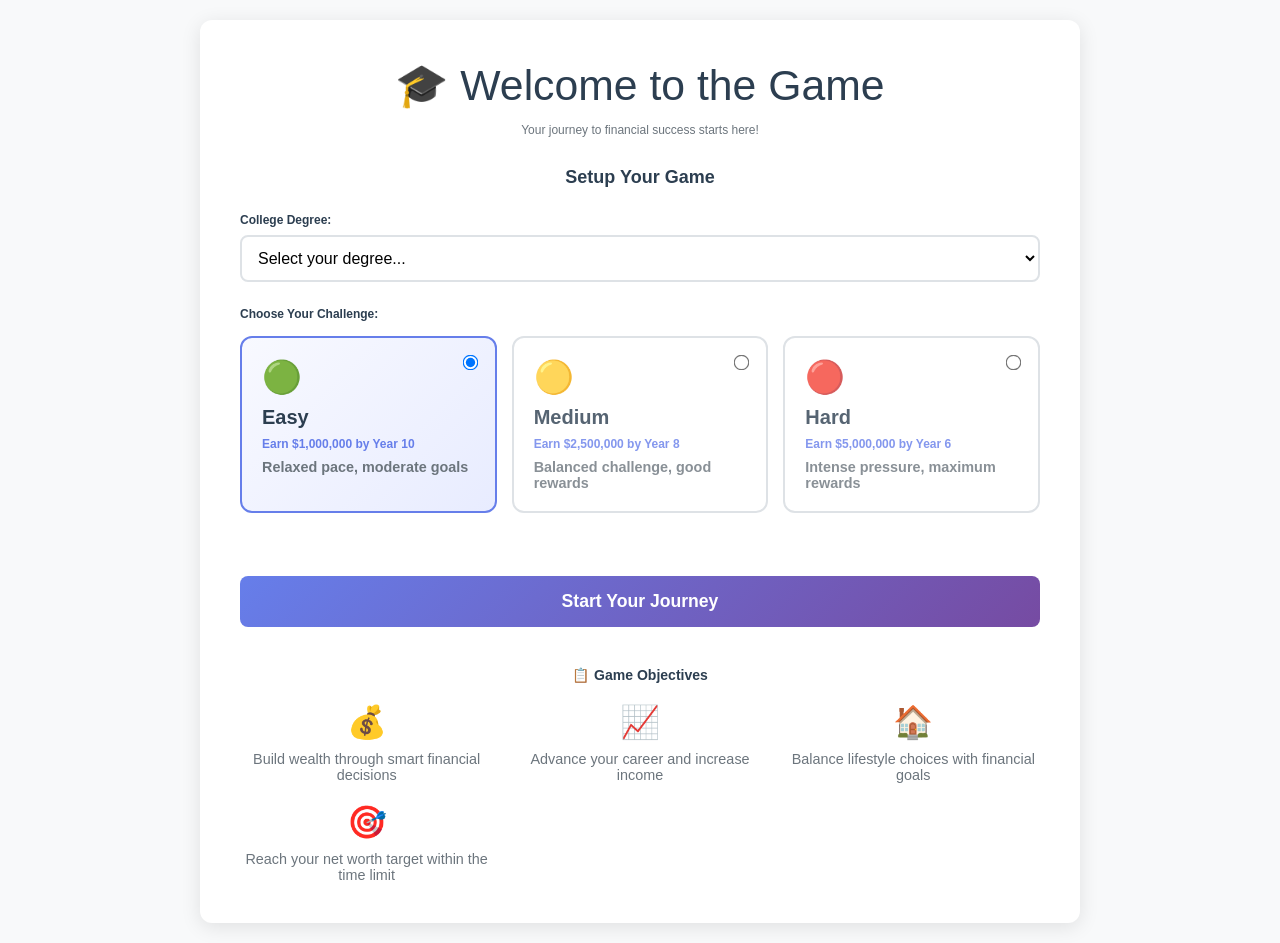
<file: index.html>
<!DOCTYPE html>
<html lang="en">
<head>
    <meta charset="UTF-8">
    <meta name="viewport" content="width=device-width, initial-scale=1.0">
    <title>Corporate Climber - Business RPG</title>
    <style>
        body {
            font-family: 'Segoe UI', Tahoma, Geneva, Verdana, sans-serif;
            padding: 0;
            background: linear-gradient(135deg, #667eea 0%, #764ba2 100%);
            min-height: 100vh;
            margin: 0;
            font-size: 0.75rem; /* Reduced by 25% from default 1rem */
        }
        
        .container {
            max-width: 700px;
            margin: 0 auto;
            background: white;
            min-height: 100vh;
            box-shadow: 0 0 30px rgba(0,0,0,0.2);
        }
        
        .header {
            background: linear-gradient(135deg, #2c3e50 0%, #34495e 100%);
            color: white;
            padding: 20px;
            display: flex;
            justify-content: space-between;
            align-items: center;
            flex-wrap: wrap;
        }
        
        .header-left {
            display: flex;
            align-items: center;
            gap: 20px;
            flex: 1;
        }
        
                 .header-right {
             display: flex;
             align-items: center;
         }
         
         .header-center {
             display: flex;
             align-items: center;
             justify-content: center;
             flex: 1;
         }
         
         /* Header Warning Styles */
         .header-warning {
             background: linear-gradient(135deg, #dc3545 0%, #c82333 100%);
             color: white;
             padding: 10px 15px;
             border-radius: 8px;
             display: flex;
             align-items: center;
             gap: 10px;
             box-shadow: 0 2px 8px rgba(220, 53, 69, 0.3);
             animation: warningPulse 2s infinite;
             max-width: 400px;
         }
         
         .warning-icon {
             font-size: 20px;
             animation: warningShake 1s infinite;
         }
         
         .warning-text {
             flex: 1;
         }
         
         .warning-title {
             font-weight: 700;
             font-size: 14px;
             margin-bottom: 2px;
         }
         
         .warning-details {
             font-size: 12px;
             opacity: 0.9;
             line-height: 1.2;
         }
         
         @keyframes warningPulse {
             0%, 100% { opacity: 1; }
             50% { opacity: 0.8; }
         }
         
         @keyframes warningShake {
             0%, 100% { transform: translateX(0); }
             25% { transform: translateX(-2px); }
             75% { transform: translateX(2px); }
         }
        
                                   h1 {
              margin: 0;
              font-size: 2.67rem; /* Compensated for body font-size reduction */
              font-weight: 300;
          }
         
         /* Mobile Menu Button */
         .mobile-menu-btn {
             display: none;
             flex-direction: column;
             background: none;
             border: none;
             cursor: pointer;
             padding: 5px;
             gap: 3px;
         }
         
         .mobile-menu-btn span {
             width: 25px;
             height: 3px;
             background: white;
             transition: all 0.3s ease;
             border-radius: 2px;
         }
         
         .mobile-menu-btn:hover span {
             background: #ecf0f1;
         }
         
         /* Header Advance Button */
         .header-advance-btn {
             background: linear-gradient(135deg, #27ae60 0%, #2ecc71 100%);
             border: none;
             color: white;
             padding: 1rem 2rem; /* Adjusted for smaller base font */
             border-radius: 8px;
             font-weight: 600;
             cursor: pointer;
             transition: all 0.3s ease;
             text-transform: uppercase;
             letter-spacing: 1px;
             font-size: 1rem; /* Maintain readable button text */
             margin: 0;
             width: auto;
         }
         
         .header-advance-btn:hover {
             transform: translateY(-2px);
             box-shadow: 0 8px 25px rgba(39, 174, 96, 0.3);
         }
         
         .header-advance-btn:active {
             transform: translateY(0);
         }
        
        .game-stats {
            display: flex;
            justify-content: space-around;
            margin-top: 15px;
            flex-wrap: wrap;
            gap: 10px;
        }
        
        .mini-stat {
            text-align: center;
        }
        
        .mini-stat-label {
            font-size: 12px;
            opacity: 0.8;
        }
        
        .mini-stat-value {
            font-size: 16px;
            font-weight: 600;
        }
        
        /* Menu Navigation */
        .menu {
            background: #f8f9fa;
            display: flex;
            border-bottom: 1px solid #dee2e6;
        }
        
        .menu-item {
            flex: 1;
            padding: 15px;
            text-align: center;
            background: none;
            border: none;
            font-size: 16px;
            font-weight: 600;
            cursor: pointer;
            transition: all 0.3s ease;
            color: #6c757d;
        }
        
        .menu-item.active {
            background: white;
            color: #2c3e50;
            border-bottom: 3px solid #667eea;
        }
        
        .menu-item:hover {
            background: #e9ecef;
        }
        
        .menu-item.active:hover {
            background: white;
        }
        
        /* Page Content */
        .page {
            display: none;
            padding: 30px;
        }
        
        .page.active {
            display: block;
        }
        
        /* Job Page Styles */
        .controls {
            background: #f8f9fa;
            padding: 25px;
            border-radius: 12px;
            margin: 25px 0;
        }
        
        .form-group {
            margin-bottom: 20px;
        }
        
        .form-group label {
            display: block;
            margin-bottom: 8px;
            font-weight: 600;
            color: #495057;
        }
        
        select {
            width: 100%;
            padding: 12px 15px;
            font-size: 16px;
            border: 2px solid #dee2e6;
            border-radius: 8px;
            background: white;
            transition: border-color 0.3s ease;
        }
        
        select:focus {
            outline: none;
            border-color: #667eea;
            box-shadow: 0 0 0 3px rgba(102, 126, 234, 0.1);
        }
        
        .btn {
            background: linear-gradient(135deg, #667eea 0%, #764ba2 100%);
            color: white;
            padding: 1.33rem 2rem; /* Adjusted for smaller base font */
            border: none;
            border-radius: 8px;
            font-size: 1.2rem; /* Maintain readable button text */
            font-weight: 600;
            cursor: pointer;
            width: 100%;
            margin: 1.33rem 0;
            transition: all 0.3s ease;
            text-transform: uppercase;
            letter-spacing: 1px;
        }
        
        .btn:hover {
            transform: translateY(-2px);
            box-shadow: 0 8px 25px rgba(102, 126, 234, 0.3);
        }
        
        .btn:active {
            transform: translateY(0);
        }
        
        .quick-summary {
            background: white;
            border: 1px solid #dee2e6;
            border-radius: 12px;
            overflow: hidden;
            margin: 25px 0;
        }
        
        .summary-header {
            background: linear-gradient(135deg, #28a745 0%, #20c997 100%);
            color: white;
            padding: 15px;
            text-align: center;
            font-weight: 600;
        }
        
        .summary-content {
            padding: 20px;
        }
        
        .summary-row {
            display: flex;
            justify-content: space-between;
            padding: 8px 0;
            font-size: 16px;
        }
        
        /* Balance Page Styles */
        .balance-section {
            background: white;
            border: 1px solid #dee2e6;
            border-radius: 12px;
            margin: 20px 0;
            overflow: hidden;
        }
        
        .section-header {
            background: linear-gradient(135deg, #2c3e50 0%, #34495e 100%);
            color: white;
            padding: 15px 20px;
            font-size: 1.1rem;
            font-weight: 600;
        }
        
        .section-content {
            padding: 20px;
        }
        
        .financial-row {
            display: flex;
            justify-content: space-between;
            align-items: center;
            padding: 12px 0;
            border-bottom: 1px solid #f1f3f4;
            font-size: 16px;
        }
        
        .financial-row:last-child {
            border-bottom: none;
        }
        
        .financial-row.total {
            font-weight: 600;
            font-size: 18px;
            background: #f8f9fa;
            margin: 10px -20px;
            padding: 15px 20px;
            border-top: 2px solid #667eea;
        }
        
        .financial-label {
            color: #495057;
        }
        
        .financial-value {
            font-weight: 600;
            color: #2c3e50;
        }
        
        .positive {
            color: #28a745 !important;
        }
        
        .negative {
            color: #dc3545 !important;
        }
        
                 .neutral {
             color: #ffc107 !important;
         }
         
         /* History Page Styles */
         .time-range-btn {
             background: #e9ecef;
             color: #495057;
             border: none;
             padding: 10px 20px;
             border-radius: 20px;
             font-size: 14px;
             font-weight: 600;
             cursor: pointer;
             transition: all 0.3s ease;
         }
         
         .time-range-btn:hover {
             background: #dee2e6;
         }
         
         .time-range-btn.active {
             background: linear-gradient(135deg, #667eea 0%, #764ba2 100%);
             color: white;
         }
         
         .stat-item {
             text-align: center;
             padding: 15px;
             background: #f8f9fa;
             border-radius: 8px;
             border-left: 3px solid #667eea;
         }
         
         .stat-label {
             font-size: 12px;
             color: #6c757d;
             margin-bottom: 5px;
             text-transform: uppercase;
             letter-spacing: 1px;
         }
         
         .stat-value {
             font-size: 18px;
             font-weight: 600;
             color: #2c3e50;
         }
         
         /* Loan Card Styles */
         .loan-card {
             background: white;
             border: 1px solid #dee2e6;
             border-radius: 12px;
             margin-bottom: 20px;
             overflow: hidden;
             box-shadow: 0 2px 8px rgba(0,0,0,0.1);
         }
         
         .loan-header {
             background: linear-gradient(135deg, #dc3545 0%, #c82333 100%);
             color: white;
             padding: 15px 20px;
             display: flex;
             justify-content: space-between;
             align-items: center;
         }
         
         .loan-title {
             font-size: 1.2rem;
             font-weight: 600;
         }
         
         .loan-balance {
             font-size: 1.3rem;
             font-weight: 700;
         }
         
         .loan-details {
             padding: 20px;
         }
         
         .loan-info-grid {
             display: grid;
             grid-template-columns: repeat(auto-fit, minmax(150px, 1fr));
             gap: 15px;
             margin-bottom: 20px;
         }
         
         .loan-info-item {
             text-align: center;
             padding: 10px;
             background: #f8f9fa;
             border-radius: 6px;
         }
         
         .loan-info-label {
             font-size: 12px;
             color: #6c757d;
             margin-bottom: 5px;
             text-transform: uppercase;
             letter-spacing: 0.5px;
         }
         
         .loan-info-value {
             font-size: 16px;
             font-weight: 600;
             color: #2c3e50;
         }
         
         .loan-progress {
             margin-top: 15px;
         }
         
         .progress-bar {
             width: 100%;
             height: 8px;
             background: #e9ecef;
             border-radius: 4px;
             overflow: hidden;
         }
         
         .progress-fill {
             height: 100%;
             background: linear-gradient(135deg, #28a745 0%, #20c997 100%);
             transition: width 0.3s ease;
         }
         
         /* Bank Account Styles */
         .account-stat {
             text-align: center;
             padding: 15px;
             background: #f8f9fa;
             border-radius: 8px;
             border-left: 3px solid #007bff;
         }
         
         .account-label {
             font-size: 12px;
             color: #6c757d;
             margin-bottom: 5px;
             text-transform: uppercase;
             letter-spacing: 0.5px;
         }
         
         .account-value {
             font-size: 18px;
             font-weight: 600;
             color: #2c3e50;
         }
         
         .transaction-item {
             display: flex;
             justify-content: space-between;
             align-items: center;
             padding: 15px 20px;
             border-bottom: 1px solid #f1f3f4;
             transition: background-color 0.2s ease;
         }
         
         .transaction-item:hover {
             background-color: #f8f9fa;
         }
         
         .transaction-item:last-child {
             border-bottom: none;
         }
         
         .transaction-details {
             display: flex;
             align-items: center;
             gap: 15px;
         }
         
         .transaction-icon {
             width: 40px;
             height: 40px;
             border-radius: 50%;
             display: flex;
             align-items: center;
             justify-content: center;
             font-size: 18px;
             font-weight: bold;
         }
         
         .transaction-icon.income {
             background: linear-gradient(135deg, #28a745 0%, #20c997 100%);
             color: white;
         }
         
         .transaction-icon.expense {
             background: linear-gradient(135deg, #dc3545 0%, #c82333 100%);
             color: white;
         }
         
         .transaction-icon.loan {
             background: linear-gradient(135deg, #fd7e14 0%, #e55a4e 100%);
             color: white;
         }
         
         .transaction-icon.random {
             background: linear-gradient(135deg, #6f42c1 0%, #e83e8c 100%);
             color: white;
         }
         
         .transaction-info {
             flex: 1;
         }
         
         .transaction-description {
             font-weight: 600;
             color: #2c3e50;
             margin-bottom: 2px;
         }
         
         .transaction-meta {
             font-size: 12px;
             color: #6c757d;
         }
         
         .transaction-amount {
             font-size: 16px;
             font-weight: 600;
             text-align: right;
         }
         
         .week-separator {
             background: linear-gradient(135deg, #495057 0%, #6c757d 100%);
             color: white;
             padding: 10px 20px;
             font-weight: 600;
             font-size: 14px;
             text-transform: uppercase;
             letter-spacing: 1px;
             margin: 0;
         }
         
         /* Loan List Item Styles */
         .loan-list-item {
             display: flex;
             justify-content: space-between;
             align-items: center;
             padding: 20px;
             border-bottom: 1px solid #f1f3f4;
             cursor: pointer;
             transition: background-color 0.2s ease;
         }
         
         .loan-list-item:hover {
             background-color: #f8f9fa;
         }
         
         .loan-list-item:last-child {
             border-bottom: none;
         }
         
         .loan-list-info {
             flex: 1;
         }
         
         .loan-list-name {
             font-weight: 600;
             color: #2c3e50;
             font-size: 16px;
             margin-bottom: 5px;
         }
         
         .loan-list-details {
             font-size: 14px;
             color: #6c757d;
         }
         
         .loan-list-amount {
             text-align: right;
         }
         
         .loan-list-balance {
             font-weight: 600;
             font-size: 18px;
             color: #dc3545;
             margin-bottom: 3px;
         }
         
         .loan-list-payment {
             font-size: 14px;
             color: #6c757d;
         }
         
         /* Action Button Styles */
         .action-btn {
             display: flex;
             align-items: center;
             gap: 10px;
             padding: 15px 20px;
             border: 2px solid #dee2e6;
             border-radius: 8px;
             background: white;
             cursor: pointer;
             transition: all 0.2s ease;
             font-weight: 500;
             color: #2c3e50;
         }
         
         .action-btn:hover {
             border-color: #007bff;
             background: #f8f9fa;
             transform: translateY(-1px);
         }
         
         .action-icon {
             font-size: 20px;
         }
         
         /* Back Button */
         .back-btn {
             background: #6c757d;
             color: white;
             border: none;
             padding: 10px 20px;
             border-radius: 6px;
             cursor: pointer;
             font-weight: 500;
             transition: background-color 0.2s ease;
         }
         
         .back-btn:hover {
             background: #5a6268;
         }
         
         /* Modal Styles */
         .modal-overlay {
             position: fixed;
             top: 0;
             left: 0;
             width: 100%;
             height: 100%;
             background: rgba(0, 0, 0, 0.5);
             z-index: 1000;
             display: flex;
             align-items: center;
             justify-content: center;
         }
         
         .modal-content {
             background: white;
             border-radius: 12px;
             max-width: 500px;
             width: 90%;
             max-height: 90vh;
             overflow-y: auto;
             box-shadow: 0 10px 30px rgba(0, 0, 0, 0.2);
         }
         
         .modal-header {
             padding: 20px 25px;
             border-bottom: 1px solid #dee2e6;
             display: flex;
             justify-content: space-between;
             align-items: center;
         }
         
         .modal-header h3 {
             margin: 0;
             color: #2c3e50;
         }
         
         .modal-close {
             background: none;
             border: none;
             font-size: 24px;
             cursor: pointer;
             color: #6c757d;
             padding: 0;
             width: 30px;
             height: 30px;
             display: flex;
             align-items: center;
             justify-content: center;
         }
         
         .modal-close:hover {
             color: #dc3545;
         }
         
         .modal-body {
             padding: 25px;
         }
         
         .btn-secondary {
             background: #6c757d;
             border: none;
             color: white;
             padding: 10px 20px;
             border-radius: 6px;
             font-weight: 600;
             cursor: pointer;
             transition: background-color 0.2s ease;
         }
         
         .btn-secondary:hover {
             background: #5a6268;
         }
         
         /* Loan Detail Styles */
         .loan-detail-section {
             background: white;
             border: 1px solid #dee2e6;
             border-radius: 12px;
             margin-bottom: 20px;
             overflow: hidden;
         }
         
         .loan-detail-header {
             background: #f8f9fa;
             padding: 15px 20px;
             border-bottom: 1px solid #dee2e6;
             font-weight: 600;
             color: #2c3e50;
         }
         
         .loan-detail-content {
             padding: 20px;
         }
         
         .detail-grid {
             display: grid;
             grid-template-columns: repeat(auto-fit, minmax(200px, 1fr));
             gap: 20px;
         }
         
         .detail-item {
             text-align: center;
         }
         
         .detail-label {
             font-size: 12px;
             color: #6c757d;
             margin-bottom: 5px;
             text-transform: uppercase;
             letter-spacing: 0.5px;
         }
         
         .detail-value {
             font-size: 18px;
             font-weight: 600;
             color: #2c3e50;
         }
         
         .payment-settings {
             display: grid;
             grid-template-columns: repeat(auto-fit, minmax(250px, 1fr));
             gap: 20px;
             margin-bottom: 20px;
         }
         
         .setting-group {
             display: flex;
             flex-direction: column;
         }
         
         .setting-label {
             font-weight: 600;
             margin-bottom: 8px;
             color: #2c3e50;
         }
         
         .setting-input, .setting-select {
             padding: 10px;
             border: 2px solid #dee2e6;
             border-radius: 6px;
             font-size: 14px;
         }
         
         .setting-input:focus, .setting-select:focus {
             outline: none;
             border-color: #007bff;
         }
         
         .payment-schedule {
             max-height: 300px;
             overflow-y: auto;
         }
         
         .schedule-row {
             display: flex;
             justify-content: space-between;
             padding: 10px 0;
             border-bottom: 1px solid #f1f3f4;
             font-size: 14px;
         }
         
         .schedule-row:last-child {
             border-bottom: none;
         }
         
         .schedule-header {
             font-weight: 600;
             color: #2c3e50;
             background: #f8f9fa;
             padding: 10px 0;
             margin-bottom: 10px;
         }
         
         /* Cost Analysis Styles */
         .cost-analysis-notice {
             background: linear-gradient(135deg, #f8f9fa 0%, #e9ecef 100%);
             border: 2px solid #dee2e6;
             border-radius: 12px;
             padding: 20px;
             margin-bottom: 20px;
         }
         
         .cost-notice-header {
             text-align: center;
             margin-bottom: 20px;
             padding-bottom: 15px;
             border-bottom: 1px solid #dee2e6;
         }
         
         .cost-highlight {
             background: white;
             border: 1px solid #dee2e6;
             border-radius: 8px;
             padding: 15px;
             box-shadow: 0 2px 4px rgba(0,0,0,0.05);
         }
         
         .detail-value.warning {
             color: #dc3545 !important;
         }
         
         /* Debug Tab Styles */
         .debug-tab {
             background: linear-gradient(135deg, #6f42c1 0%, #e83e8c 100%) !important;
             color: white !important;
         }

         /* Welcome Screen Styles */
         .welcome-screen {
             min-height: 100vh;
             background: #f8f9fa;
             display: flex;
             align-items: center;
             justify-content: center;
             padding: 20px;
         }

         .welcome-container {
             background: white;
             border-radius: 12px;
             box-shadow: 0 4px 20px rgba(0, 0, 0, 0.1);
             padding: 40px;
             max-width: 800px;
             width: 100%;
         }

         .welcome-header h1 {
             color: #2c3e50;
             margin-bottom: 10px;
             text-align: center;
         }

         .welcome-header p {
             color: #6c757d;
             text-align: center;
             margin-bottom: 30px;
         }

         .creation-form h2 {
             color: #2c3e50;
             margin-bottom: 25px;
             text-align: center;
         }

         .form-group {
             margin-bottom: 25px;
         }

         .form-group label {
             display: block;
             margin-bottom: 8px;
             font-weight: 600;
             color: #2c3e50;
         }

         .form-group select {
             width: 100%;
             padding: 12px;
             border: 2px solid #dee2e6;
             border-radius: 8px;
             font-size: 1rem;
             background: white;
         }

         .form-group select:focus {
             outline: none;
             border-color: #667eea;
         }

         .error-message {
             color: #dc3545;
             font-size: 0.9rem;
             margin-top: 5px;
             font-weight: 500;
         }

         .difficulty-options {
             display: grid;
             grid-template-columns: repeat(auto-fit, minmax(250px, 1fr));
             gap: 15px;
             margin-top: 15px;
         }

         .difficulty-card {
             border: 2px solid #dee2e6;
             border-radius: 12px;
             padding: 20px;
             cursor: pointer;
             transition: all 0.3s ease;
             position: relative;
             background: white;
         }

         .difficulty-card:hover {
             border-color: #667eea;
             transform: translateY(-2px);
             box-shadow: 0 4px 15px rgba(102, 126, 234, 0.15);
         }

         .difficulty-card input[type="radio"] {
             position: absolute;
             top: 15px;
             right: 15px;
             transform: scale(1.2);
         }

         .difficulty-card input[type="radio"]:checked + .difficulty-content {
             opacity: 1;
         }

         .difficulty-card:has(input[type="radio"]:checked) {
             border-color: #667eea;
             background: linear-gradient(135deg, #f8f9ff 0%, #e8ecff 100%);
         }

         .difficulty-content {
             opacity: 0.8;
             transition: opacity 0.3s ease;
         }

         .difficulty-icon {
             font-size: 2rem;
             margin-bottom: 10px;
         }

         .difficulty-name {
             font-size: 1.25rem;
             font-weight: 600;
             color: #2c3e50;
             margin-bottom: 8px;
         }

         .difficulty-goal {
             font-weight: 600;
             color: #667eea;
             margin-bottom: 8px;
         }

         .difficulty-details {
             color: #6c757d;
             font-size: 0.9rem;
         }

         .start-btn {
             background: linear-gradient(135deg, #667eea 0%, #764ba2 100%);
             color: white;
             padding: 15px 30px;
             border: none;
             border-radius: 8px;
             font-size: 1.1rem;
             font-weight: 600;
             cursor: pointer;
             width: 100%;
             margin-top: 30px;
             transition: all 0.3s ease;
         }

         .start-btn:hover {
             transform: translateY(-2px);
             box-shadow: 0 4px 15px rgba(102, 126, 234, 0.3);
         }

         .objectives-section {
             margin-top: 40px;
             text-align: center;
         }

         .objectives-section h3 {
             color: #2c3e50;
             margin-bottom: 20px;
         }

         .objectives-grid {
             display: grid;
             grid-template-columns: repeat(auto-fit, minmax(200px, 1fr));
             gap: 20px;
         }

         .objective-item {
             text-align: center;
         }

         .objective-icon {
             font-size: 2rem;
             margin-bottom: 10px;
         }

         .objective-text {
             color: #6c757d;
             font-size: 0.9rem;
         }

         /* Financial Statement Table Styles */
         .financial-statement {
             width: 100%;
             border-collapse: collapse;
             margin: 30px 0;
             background: white;
             box-shadow: 0 2px 10px rgba(0, 0, 0, 0.1);
             border-radius: 8px;
             overflow: hidden;
         }

         .financial-statement thead {
             background: linear-gradient(135deg, #2c3e50 0%, #3498db 100%);
             color: white;
         }

         .statement-title {
             font-size: 1.4rem;
             font-weight: 700;
             text-align: center;
             padding: 20px;
             text-transform: uppercase;
             letter-spacing: 1px;
         }

         .statement-subtitle {
             font-size: 1rem;
             font-weight: 500;
             text-align: center;
             padding: 10px 20px;
             font-style: italic;
             opacity: 0.9;
         }

         .account-header, .amount-header {
             background: #34495e;
             color: white;
             font-weight: 600;
             text-align: center;
             padding: 15px;
             font-size: 1rem;
             text-transform: uppercase;
             letter-spacing: 0.5px;
         }

         .amount-header {
             text-align: right;
             width: 150px;
         }

         .section-header-row th {
             background: #ecf0f1;
             color: #2c3e50;
             font-weight: 700;
             text-align: left;
             padding: 15px 20px;
             font-size: 1.1rem;
             text-transform: uppercase;
             letter-spacing: 1px;
             border-top: 2px solid #bdc3c7;
         }

         .subsection-header-row th {
             background: #f8f9fa;
             color: #495057;
             font-weight: 600;
             text-align: left;
             padding: 12px 20px;
             font-size: 0.95rem;
             text-transform: uppercase;
             letter-spacing: 0.5px;
             font-style: italic;
         }

         .financial-data-row {
             border-bottom: 1px solid #e9ecef;
         }

         .financial-data-row:hover {
             background: #f8f9fa;
         }

         .account-name {
             padding: 12px 20px;
             color: #495057;
             font-weight: 500;
             border-right: 1px solid #e9ecef;
         }

         .amount-value {
             padding: 12px 20px;
             text-align: right;
             font-weight: 600;
             font-family: 'Courier New', monospace;
             color: #2c3e50;
         }

         .amount-value.revenue {
             color: #27ae60;
         }

         .amount-value.expense {
             color: #e74c3c;
         }

         .amount-value.liability {
             color: #e74c3c;
         }

         .amount-value.equity {
             color: #8e44ad;
         }

         .subtotal-row {
             border-top: 1px solid #bdc3c7;
             border-bottom: 2px solid #bdc3c7;
             background: #f1f2f6;
         }

         .subtotal-label {
             padding: 12px 20px;
             color: #2c3e50;
             font-weight: 600;
             font-style: italic;
             border-right: 1px solid #bdc3c7;
         }

         .subtotal-value {
             padding: 12px 20px;
             text-align: right;
             font-weight: 700;
             font-family: 'Courier New', monospace;
             color: #2c3e50;
             background: #ecf0f1;
         }

         .total-row {
             border-top: 2px solid #2c3e50;
             border-bottom: 3px solid #2c3e50;
             background: #ddd6fe;
         }

         .total-label {
             padding: 15px 20px;
             color: #2c3e50;
             font-weight: 700;
             font-size: 1.05rem;
             text-transform: uppercase;
             letter-spacing: 0.5px;
             border-right: 2px solid #2c3e50;
         }

         .total-value {
             padding: 15px 20px;
             text-align: right;
             font-weight: 700;
             font-family: 'Courier New', monospace;
             color: #2c3e50;
             font-size: 1.1rem;
             background: #c7d2fe;
         }

         .total-value.revenue {
             color: #27ae60;
         }

         .total-value.expense {
             color: #e74c3c;
         }

         .total-value.liability {
             color: #e74c3c;
         }

         .total-value.equity {
             color: #8e44ad;
         }

         .grand-total-row {
             border-top: 3px solid #2c3e50;
             border-bottom: 4px solid #2c3e50;
             background: linear-gradient(135deg, #667eea 0%, #764ba2 100%);
             color: white;
         }

         .grand-total-label {
             padding: 18px 20px;
             font-weight: 700;
             font-size: 1.15rem;
             text-transform: uppercase;
             letter-spacing: 1px;
             border-right: 3px solid white;
         }

         .grand-total-value {
             padding: 18px 20px;
             text-align: right;
             font-weight: 700;
             font-family: 'Courier New', monospace;
             font-size: 1.2rem;
         }

         @media (max-width: 768px) {
             .financial-statement {
                 margin: 20px 0;
                 font-size: 0.9rem;
             }

             .statement-title {
                 font-size: 1.2rem;
                 padding: 15px;
             }

             .account-name, .amount-value, .subtotal-label, .subtotal-value, 
             .total-label, .total-value, .grand-total-label, .grand-total-value {
                 padding: 10px 15px;
             }

             .amount-header {
                 width: 120px;
             }
         }

         /* Job Application System Styles */
         .job-listings {
             margin-top: 30px;
         }

         .jobs-header {
             text-align: center;
             margin-bottom: 25px;
             padding: 20px;
             background: linear-gradient(135deg, #667eea 0%, #764ba2 100%);
             color: white;
             border-radius: 12px;
         }

         .jobs-header h3 {
             margin: 0 0 10px 0;
             font-size: 1.5rem;
         }

         .jobs-header p {
             margin: 0;
             opacity: 0.9;
         }

         .job-card {
             background: white;
             border: 2px solid #e9ecef;
             border-radius: 12px;
             padding: 20px;
             margin-bottom: 15px;
             transition: all 0.3s ease;
             box-shadow: 0 2px 8px rgba(0, 0, 0, 0.1);
         }

         .job-card:hover {
             border-color: #667eea;
             transform: translateY(-2px);
             box-shadow: 0 4px 15px rgba(102, 126, 234, 0.15);
         }

         .job-header {
             display: flex;
             justify-content: space-between;
             align-items: flex-start;
             margin-bottom: 10px;
         }

         .job-title {
             font-size: 1.2rem;
             font-weight: 700;
             color: #2c3e50;
         }

         .job-salary {
             font-size: 1.1rem;
             font-weight: 600;
             color: #27ae60;
             background: #d4edda;
             padding: 5px 12px;
             border-radius: 6px;
         }

         .job-company {
             color: #667eea;
             font-weight: 600;
             margin-bottom: 8px;
         }

         .job-description {
             color: #6c757d;
             margin-bottom: 15px;
             line-height: 1.4;
         }

         .apply-btn {
             background: linear-gradient(135deg, #28a745 0%, #20c997 100%);
             color: white;
             border: none;
             padding: 10px 20px;
             border-radius: 6px;
             font-weight: 600;
             cursor: pointer;
             transition: all 0.3s ease;
             text-transform: uppercase;
             letter-spacing: 0.5px;
         }

         .apply-btn:hover {
             transform: translateY(-1px);
             box-shadow: 0 3px 10px rgba(40, 167, 69, 0.3);
         }

         .pending-application {
             background: linear-gradient(135deg, #ffeaa7 0%, #fdcb6e 100%);
             border-radius: 12px;
             padding: 20px;
             margin-bottom: 25px;
             text-align: center;
         }

         .application-status {
             color: #2d3436;
         }

         .status-header {
             font-size: 1.3rem;
             font-weight: 700;
             margin-bottom: 10px;
         }

         .status-content {
             font-size: 1.1rem;
         }

         .application-result {
             border-radius: 12px;
             padding: 20px;
             margin-bottom: 25px;
             text-align: center;
         }

         .result-success {
             background: linear-gradient(135deg, #00b894 0%, #00cec9 100%);
             color: white;
         }

         .result-failure {
             background: linear-gradient(135deg, #e17055 0%, #fdcb6e 100%);
             color: #2d3436;
         }

         .result-header {
             font-size: 1.3rem;
             font-weight: 700;
             margin-bottom: 10px;
         }

         .result-content {
             font-size: 1.1rem;
         }

         @media (max-width: 768px) {
             .job-header {
                 flex-direction: column;
                 align-items: flex-start;
             }

             .job-salary {
                 margin-top: 5px;
             }

             .job-card {
                 padding: 15px;
             }
         }

         /* Loan Application Styles */
         .loan-offer-card {
             background: white;
             border: 2px solid #e9ecef;
             border-radius: 12px;
             padding: 20px;
             margin-bottom: 20px;
             transition: all 0.3s ease;
             box-shadow: 0 2px 8px rgba(0, 0, 0, 0.1);
         }

         .loan-offer-card:hover {
             border-color: #667eea;
             transform: translateY(-2px);
             box-shadow: 0 4px 15px rgba(102, 126, 234, 0.15);
         }

         .loan-offer-header {
             display: flex;
             justify-content: space-between;
             align-items: flex-start;
             margin-bottom: 10px;
         }

         .loan-offer-title {
             font-size: 1.3rem;
             font-weight: 700;
             color: #2c3e50;
         }

         .loan-offer-amount {
             font-size: 1.2rem;
             font-weight: 700;
             color: #27ae60;
             background: #d4edda;
             padding: 8px 15px;
             border-radius: 8px;
         }

         .loan-offer-bank {
             color: #667eea;
             font-weight: 600;
             margin-bottom: 10px;
             font-size: 1.1rem;
         }

         .loan-offer-description {
             color: #6c757d;
             margin-bottom: 20px;
             line-height: 1.4;
         }

         .loan-offer-terms {
             background: #f8f9fa;
             border-radius: 8px;
             padding: 15px;
             margin-bottom: 20px;
         }

         .loan-term {
             display: flex;
             justify-content: space-between;
             align-items: center;
             margin-bottom: 8px;
         }

         .loan-term:last-child {
             margin-bottom: 0;
         }

         .term-label {
             color: #495057;
             font-weight: 500;
         }

         .term-value {
             color: #2c3e50;
             font-weight: 600;
             font-family: 'Courier New', monospace;
         }

         .accept-loan-btn {
             background: linear-gradient(135deg, #667eea 0%, #764ba2 100%);
             color: white;
             border: none;
             padding: 12px 25px;
             border-radius: 8px;
             font-weight: 600;
             cursor: pointer;
             transition: all 0.3s ease;
             text-transform: uppercase;
             letter-spacing: 0.5px;
             width: 100%;
         }

         .accept-loan-btn:hover {
             transform: translateY(-1px);
             box-shadow: 0 4px 15px rgba(102, 126, 234, 0.3);
         }

         .back-btn {
             background: #6c757d;
             color: white;
             border: none;
             padding: 8px 15px;
             border-radius: 6px;
             font-weight: 500;
             cursor: pointer;
             transition: all 0.3s ease;
         }

         .back-btn:hover {
             background: #5a6268;
         }

         @media (max-width: 768px) {
             .loan-offer-header {
                 flex-direction: column;
                 align-items: flex-start;
             }

             .loan-offer-amount {
                 margin-top: 8px;
             }
         }
         
         .debug-btn {
             background: linear-gradient(135deg, #17a2b8 0%, #138496 100%);
             border: none;
             color: white;
             padding: 10px 15px;
             border-radius: 6px;
             font-weight: 500;
             cursor: pointer;
             transition: all 0.2s ease;
             font-size: 14px;
         }
         
         .debug-btn:hover {
             transform: translateY(-1px);
             box-shadow: 0 4px 8px rgba(23, 162, 184, 0.3);
         }
         
         .debug-btn.negative {
             background: linear-gradient(135deg, #dc3545 0%, #c82333 100%);
         }
         
         .debug-btn.negative:hover {
             box-shadow: 0 4px 8px rgba(220, 53, 69, 0.3);
         }
         
         .debug-btn.reset {
             background: linear-gradient(135deg, #ffc107 0%, #e0a800 100%);
             color: #212529;
         }
         
         .debug-btn.reset:hover {
             box-shadow: 0 4px 8px rgba(255, 193, 7, 0.3);
         }
         
         .debug-btn.danger {
             background: linear-gradient(135deg, #dc3545 0%, #c82333 100%);
         }
         
         .debug-btn.danger:hover {
             box-shadow: 0 4px 8px rgba(220, 53, 69, 0.3);
         }
         
         .debug-stat {
             text-align: center;
             padding: 15px;
             background: #f8f9fa;
             border-radius: 8px;
             border-left: 3px solid #6f42c1;
         }
         
         .debug-label {
             font-size: 12px;
             color: #6c757d;
             margin-bottom: 5px;
             text-transform: uppercase;
             letter-spacing: 0.5px;
         }
         
         .debug-value {
             font-size: 18px;
             font-weight: 600;
             color: #2c3e50;
         }
         
         /* Player Page Styles */
         .player-tabs {
             display: flex;
             border-bottom: 2px solid #dee2e6;
             margin-bottom: 30px;
             gap: 5px;
         }
         
         .player-tab {
             background: #f8f9fa;
             border: 1px solid #dee2e6;
             border-bottom: none;
             padding: 12px 20px;
             cursor: pointer;
             border-radius: 8px 8px 0 0;
             font-weight: 500;
             color: #6c757d;
             transition: all 0.2s ease;
         }
         
         .player-tab:hover {
             background: #e9ecef;
             color: #495057;
         }
         
         .player-tab.active {
             background: white;
             color: #2c3e50;
             border-color: #007bff;
             transform: translateY(2px);
         }
         
         .player-tab-content {
             display: none;
         }
         
         .player-tab-content.active {
             display: block;
         }
         
         /* Stats Styles */
         .stat-container {
             background: white;
             border: 1px solid #dee2e6;
             border-radius: 12px;
             padding: 20px;
             margin-bottom: 20px;
         }
         
         .stat-header {
             display: flex;
             justify-content: space-between;
             align-items: center;
             margin-bottom: 15px;
         }
         
         .stat-name {
             font-size: 18px;
             font-weight: 600;
             color: #2c3e50;
         }
         
         .stat-value {
             font-size: 24px;
             font-weight: 700;
             color: #007bff;
         }
         
         .stat-bar {
             width: 100%;
             height: 20px;
             background: #e9ecef;
             border-radius: 10px;
             overflow: hidden;
             margin-bottom: 10px;
         }
         
         .stat-fill {
             height: 100%;
             transition: width 0.5s ease;
             border-radius: 10px;
         }
         
         .happiness-fill {
             background: linear-gradient(90deg, #dc3545 0%, #ffc107 50%, #28a745 100%);
         }
         
         .stat-description {
             font-size: 14px;
             color: #6c757d;
         }
         
         .factors-list {
             display: grid;
             grid-template-columns: repeat(auto-fit, minmax(200px, 1fr));
             gap: 10px;
         }
         
         .happiness-factor {
             display: flex;
             justify-content: space-between;
             align-items: center;
             padding: 10px 15px;
             background: #f8f9fa;
             border-radius: 6px;
             border-left: 3px solid #007bff;
         }
         
         .factor-name {
             font-weight: 500;
             color: #2c3e50;
         }
         
         .factor-value {
             font-weight: 600;
         }
         
         .factor-value.positive {
             color: #28a745;
         }
         
         .factor-value.negative {
             color: #dc3545;
         }
         
         .factor-value.neutral {
             color: #6c757d;
         }
         
         /* Housing Styles */
         .housing-options {
             display: grid;
             gap: 20px;
             margin-bottom: 30px;
         }
         
         .housing-option {
             border: 2px solid #dee2e6;
             border-radius: 12px;
             padding: 20px;
             background: white;
             transition: all 0.3s ease;
             cursor: pointer;
         }
         
         .housing-option:hover {
             border-color: #007bff;
             box-shadow: 0 4px 12px rgba(0, 123, 255, 0.1);
         }
         
         .housing-option.selected {
             border-color: #28a745;
             background: linear-gradient(135deg, #f8fff9 0%, #e8f5e8 100%);
         }
         
         .housing-header {
             display: flex;
             align-items: center;
             gap: 15px;
             margin-bottom: 15px;
         }
         
         .housing-icon {
             font-size: 32px;
             width: 50px;
             text-align: center;
         }
         
         .housing-info {
             flex: 1;
         }
         
         .housing-name {
             font-size: 18px;
             font-weight: 600;
             color: #2c3e50;
             margin-bottom: 5px;
         }
         
         .housing-cost {
             font-size: 16px;
             font-weight: 500;
             color: #dc3545;
         }
         
         .housing-happiness {
             font-size: 16px;
             font-weight: 600;
             padding: 5px 10px;
             border-radius: 20px;
             background: #f8f9fa;
             color: #6c757d;
         }
         
         .housing-description {
             color: #6c757d;
             line-height: 1.5;
             margin-bottom: 15px;
         }
         
         .housing-select-btn {
             background: #007bff;
             color: white;
             border: none;
             padding: 10px 20px;
             border-radius: 6px;
             font-weight: 500;
             cursor: pointer;
             transition: all 0.2s ease;
         }
         
         .housing-select-btn:hover {
             background: #0056b3;
         }
         
         .housing-select-btn.selected {
             background: #28a745;
             cursor: default;
         }
         
         .housing-select-btn.selected:hover {
             background: #28a745;
         }
         
         .current-housing-summary {
             background: #f8f9fa;
             border: 1px solid #dee2e6;
             border-radius: 12px;
             overflow: hidden;
         }
         
         .summary-header {
             background: #e9ecef;
             padding: 15px 20px;
             font-weight: 600;
             color: #2c3e50;
             border-bottom: 1px solid #dee2e6;
         }
         
         .summary-content {
             padding: 20px;
         }
         
         .summary-item {
             display: flex;
             justify-content: space-between;
             align-items: center;
             margin-bottom: 10px;
         }
         
         .summary-item:last-child {
             margin-bottom: 0;
         }
         
         .summary-label {
             font-weight: 500;
             color: #6c757d;
         }
         
         .summary-value {
             font-weight: 600;
             color: #2c3e50;
         }
        
                 /* Balance Sheet Grid for Mobile */
         @media (max-width: 768px) {
             body {
                 padding: 0;
             }
             
             .page {
                 padding: 20px;
             }
             
             h1 {
                 font-size: 1.5rem;
             }
             
             .btn {
                 padding: 18px;
                 font-size: 16px;
             }
             
             .mini-stat-value {
                 font-size: 14px;
             }
             
             /* Stack balance sheet columns on mobile */
             div[style*="grid-template-columns: 1fr 1fr"] {
                 display: block !important;
             }
             
             div[style*="grid-template-columns: 1fr 1fr"] .balance-section {
                 margin-bottom: 20px;
             }
         }
         
         /* Mobile Menu Overlay */
         .mobile-menu-overlay {
             position: fixed;
             top: 0;
             left: 0;
             width: 100%;
             height: 100%;
             background: rgba(0, 0, 0, 0.5);
             z-index: 1000;
             display: none;
             opacity: 0;
             transition: opacity 0.3s ease;
         }
         
         .mobile-menu-overlay.active {
             display: flex;
             opacity: 1;
         }
         
         .mobile-menu {
             background: white;
             width: 280px;
             height: 100%;
             transform: translateX(-100%);
             transition: transform 0.3s ease;
             box-shadow: 2px 0 10px rgba(0, 0, 0, 0.1);
         }
         
         .mobile-menu-overlay.active .mobile-menu {
             transform: translateX(0);
         }
         
         .mobile-menu-header {
             background: linear-gradient(135deg, #2c3e50 0%, #34495e 100%);
             color: white;
             padding: 20px;
             display: flex;
             justify-content: space-between;
             align-items: center;
         }
         
         .mobile-menu-header h3 {
             margin: 0;
             font-size: 1.2rem;
         }
         
         .mobile-menu-close {
             background: none;
             border: none;
             color: white;
             font-size: 24px;
             cursor: pointer;
             padding: 0;
             width: 30px;
             height: 30px;
             display: flex;
             align-items: center;
             justify-content: center;
         }
         
         .mobile-menu-items {
             padding: 0;
         }
         
         .mobile-menu-item {
             width: 100%;
             padding: 20px;
             border: none;
             background: white;
             text-align: left;
             cursor: pointer;
             display: flex;
             align-items: center;
             gap: 15px;
             border-bottom: 1px solid #f1f3f4;
             transition: background-color 0.2s ease;
             font-size: 16px;
             font-weight: 500;
             color: #2c3e50;
         }
         
         .mobile-menu-item:hover {
             background: #f8f9fa;
         }
         
         .mobile-menu-item.active {
             background: #e3f2fd;
             color: #1976d2;
             border-left: 4px solid #1976d2;
         }
         
         .menu-icon {
             font-size: 20px;
             width: 24px;
             text-align: center;
         }
         
         /* Mobile Responsiveness for Header */
         @media (max-width: 768px) {
             .mobile-menu-btn {
                 display: flex;
             }
             
             .menu {
                 display: none;
             }
             
             .header {
                 padding: 15px 20px;
             }
             
             .header-left {
                 gap: 15px;
             }
             
             h1 {
                 font-size: 1.5rem;
             }
             
             .game-stats {
                 gap: 15px;
             }
             
             .mini-stat-label {
                 font-size: 10px;
             }
             
             .mini-stat-value {
                 font-size: 14px;
             }
             
             .header-advance-btn {
                 padding: 10px 16px;
                 font-size: 12px;
             }
         }
         
         @media (max-width: 480px) {
             .header {
                 flex-direction: column;
                 gap: 15px;
                 align-items: stretch;
             }
             
             .header-left {
                 justify-content: space-between;
             }
             
             .header-right {
                 justify-content: center;
             }
             
             .game-stats {
                 justify-content: space-between;
             }
         }
    </style>
  </head>
  <body>
                <!-- Character Creation Screen -->
            <div id="character-creation" class="welcome-screen">
                <div class="welcome-container">
                    <!-- Welcome Header -->
                    <div class="welcome-header">
                        <h1>🎓 Welcome to the Game</h1>
                        <p>Your journey to financial success starts here!</p>
                    </div>
                    
                    <!-- Character Creation Form -->
                    <div class="creation-form">
                        <h2>Setup Your Game</h2>
                        
                        <!-- College Degree Selection -->
                        <div class="form-group">
                            <label for="college-degree">College Degree:</label>
                            <select id="college-degree">
                                <option value="">Select your degree...</option>
                                <option value="business">Business Administration</option>
                                <option value="computer-science">Computer Science</option>
                                <option value="engineering">Engineering</option>
                            </select>
                            <div id="degree-error" class="error-message" style="display: none;">
                                Please select a college degree to continue.
                            </div>
                        </div>
                        
                        <!-- Difficulty Selection -->
                        <div class="form-group">
                            <label>Choose Your Challenge:</label>
                            <div class="difficulty-options">
                                <label class="difficulty-card easy">
                                    <input type="radio" name="difficulty" value="easy" checked onchange="selectDifficulty('easy')">
                                    <div class="difficulty-content">
                                        <div class="difficulty-icon">🟢</div>
                                        <div class="difficulty-name">Easy</div>
                                        <div class="difficulty-goal">Earn $1,000,000 by Year 10</div>
                                        <div class="difficulty-details">Relaxed pace, moderate goals</div>
                                    </div>
                                </label>
                                <label class="difficulty-card medium">
                                    <input type="radio" name="difficulty" value="medium" onchange="selectDifficulty('medium')">
                                    <div class="difficulty-content">
                                        <div class="difficulty-icon">🟡</div>
                                        <div class="difficulty-name">Medium</div>
                                        <div class="difficulty-goal">Earn $2,500,000 by Year 8</div>
                                        <div class="difficulty-details">Balanced challenge, good rewards</div>
                                    </div>
                                </label>
                                <label class="difficulty-card hard">
                                    <input type="radio" name="difficulty" value="hard" onchange="selectDifficulty('hard')">
                                    <div class="difficulty-content">
                                        <div class="difficulty-icon">🔴</div>
                                        <div class="difficulty-name">Hard</div>
                                        <div class="difficulty-goal">Earn $5,000,000 by Year 6</div>
                                        <div class="difficulty-details">Intense pressure, maximum rewards</div>
                                    </div>
                                </label>
                            </div>
                            <div id="difficulty-error" class="error-message" style="display: none;">
                                Please select a challenge level to continue.
                            </div>
                        </div>
                        
                        <!-- Start Game Button -->
                        <button id="start-game-btn" onclick="startGame()" class="start-btn">
                            Start Your Journey
                        </button>
                    </div>
            
            <!-- Game Objectives -->
            <div class="objectives-section">
                <h3>📋 Game Objectives</h3>
                <div class="objectives-grid">
                    <div class="objective-item">
                        <div class="objective-icon">💰</div>
                        <div class="objective-text">Build wealth through smart financial decisions</div>
                    </div>
                    <div class="objective-item">
                        <div class="objective-icon">📈</div>
                        <div class="objective-text">Advance your career and increase income</div>
                    </div>
                    <div class="objective-item">
                        <div class="objective-icon">🏠</div>
                        <div class="objective-text">Balance lifestyle choices with financial goals</div>
                    </div>
                    <div class="objective-item">
                        <div class="objective-icon">🎯</div>
                        <div class="objective-text">Reach your net worth target within the time limit</div>
                    </div>
                </div>
            </div>
        </div>
    </div>
    
    <div class="container" id="main-game" style="display: none;">
        <!-- Header with basic stats -->
        <div class="header">
            <div class="header-left">
                <button class="mobile-menu-btn" onclick="toggleMobileMenu()">
                    <span></span>
                    <span></span>
                    <span></span>
                </button>
                <div class="game-stats">
                    <div class="mini-stat">
                        <div class="mini-stat-label">Week</div>
                        <div class="mini-stat-value" id="header-week">1</div>
                    </div>
                    <div class="mini-stat">
                        <div class="mini-stat-label">Checking</div>
                        <div class="mini-stat-value" id="header-cash">$1,000</div>
                    </div>
                    <div class="mini-stat">
                        <div class="mini-stat-label">Net Worth</div>
                        <div class="mini-stat-value" id="header-net-worth">-$39,000</div>
                    </div>
                    <div class="mini-stat">
                        <div class="mini-stat-label">Job</div>
                        <div class="mini-stat-value" id="header-job">Unemployed</div>
                    </div>
                </div>
            </div>
            <div class="header-center">
                <!-- Account Warning in Header -->
                <div id="header-warning" class="header-warning" style="display: none;">
                    <div class="warning-icon">⚠️</div>
                    <div class="warning-text">
                        <div class="warning-title">Account Overdrawn</div>
                        <div class="warning-details" id="header-warning-details">
                            Your account has been negative for 1 week(s). NSF fee charged.
                        </div>
                    </div>
                </div>
            </div>
            <div class="header-right">
                                 <button id="advance-btn" onclick="debugAdvanceWeek()" class="btn header-advance-btn">Advance 1 Week</button>
            </div>
        </div>
        
                                     <!-- Menu Navigation -->
                    <div class="menu">
                        <button class="menu-item active" onclick="showPage('player')">Player</button>
                        <button class="menu-item" onclick="showPage('job')">Job</button>
                        <button class="menu-item" onclick="showPage('balance')">Balance</button>
                        <button class="menu-item" onclick="showPage('loans')">Loans</button>
                        <button class="menu-item" onclick="showPage('bank')">Bank</button>
                        <button class="menu-item" onclick="showPage('history')">History</button>
                        <button class="menu-item debug-tab" onclick="showPage('debug')">Debug</button>
                    </div>
         
         <!-- Mobile Menu Overlay -->
         <div id="mobile-menu-overlay" class="mobile-menu-overlay">
             <div class="mobile-menu">
                 <div class="mobile-menu-header">
                     <h3>Navigation</h3>
                     <button class="mobile-menu-close" onclick="toggleMobileMenu()">&times;</button>
                 </div>
                 <div class="mobile-menu-items">
                                             <button class="mobile-menu-item active" onclick="showPage('player'); toggleMobileMenu()">
                            <span class="menu-icon">👤</span>
                            <span>Player</span>
                        </button>
                        <button class="mobile-menu-item" onclick="showPage('job'); toggleMobileMenu()">
                            <span class="menu-icon">💼</span>
                            <span>Job</span>
                        </button>
                        <button class="mobile-menu-item" onclick="showPage('balance'); toggleMobileMenu()">
                            <span class="menu-icon">📊</span>
                            <span>Balance</span>
                        </button>
                        <button class="mobile-menu-item" onclick="showPage('loans'); toggleMobileMenu()">
                            <span class="menu-icon">🏦</span>
                            <span>Loans</span>
                        </button>
                        <button class="mobile-menu-item" onclick="showPage('bank'); toggleMobileMenu()">
                            <span class="menu-icon">💳</span>
                            <span>Bank</span>
                        </button>
                     <button class="mobile-menu-item" onclick="showPage('history'); toggleMobileMenu()">
                         <span class="menu-icon">📈</span>
                         <span>History</span>
                     </button>
                     <button class="mobile-menu-item debug-tab" onclick="showPage('debug'); toggleMobileMenu()">
                         <span class="menu-icon">🔧</span>
                         <span>Debug</span>
                     </button>
                 </div>
             </div>
         </div>
        
        <!-- Job Page -->
        <div id="job-page" class="page">
            <div class="controls">
                <div class="form-group">
                    <label for="job-select">Current Job (Emergency Fallback):</label>
                    <select id="job-select">
                        <option value="unemployed">Unemployed ($0/week)</option>
                        <option value="intern">Intern ($400/week)</option>
                        <option value="customer-service">Customer Service Rep ($450/week)</option>
                        <option value="entry-sales">Sales Associate ($600/week)</option>
                        <option value="project-coordinator">Project Coordinator ($650/week)</option>
                        <option value="marketing-coordinator">Marketing Coordinator ($700/week)</option>
                        <option value="data-analyst">Data Analyst ($750/week)</option>
                        <option value="junior-dev">Junior Developer ($800/week)</option>
                        <option value="financial-analyst">Financial Analyst ($900/week)</option>
                    </select>
                </div>
            </div>
            
            <div class="quick-summary">
                <div class="summary-header">
                    Quick Financial Summary
                </div>
                <div class="summary-content">
                    <div class="summary-row">
                        <span>Weekly Income:</span>
                        <span id="quick-income">$0</span>
                    </div>
                    <div class="summary-row">
                        <span>Weekly Expenses:</span>
                        <span class="negative">-$700</span>
                    </div>
                    <div class="summary-row" style="font-weight: 600; border-top: 1px solid #dee2e6; padding-top: 12px; margin-top: 8px;">
                        <span>Net Weekly Change:</span>
                        <span id="quick-change">-$700</span>
                    </div>
                </div>
            </div>
            
            <!-- Job Application System -->
            <div id="job-listings-container" class="job-listings">
                <!-- Jobs will be populated by JavaScript -->
            </div>
        </div>
        
                 <!-- Balance Page -->
         <div id="balance-page" class="page">
             <!-- Balance Sheet -->
             <table class="financial-statement">
                 <thead>
                     <tr>
                         <th colspan="2" class="statement-title">BALANCE SHEET</th>
                     </tr>
                     <tr>
                         <th colspan="2" class="statement-subtitle">As of Week <span id="balance-week">1</span></th>
                     </tr>
                     <tr>
                         <th class="account-header">Account</th>
                         <th class="amount-header">Amount</th>
                     </tr>
                 </thead>
                 <tbody>
                     <tr class="section-header-row">
                         <th colspan="2" class="section-title">ASSETS</th>
                     </tr>
                     <tr class="subsection-header-row">
                         <th colspan="2" class="subsection-title">Current Assets</th>
                     </tr>
                     <tr class="financial-data-row">
                         <td class="account-name">Cash and Cash Equivalents</td>
                         <td class="amount-value" id="balance-cash">$1,000</td>
                     </tr>
                     <tr class="financial-data-row">
                         <td class="account-name">Checking Account</td>
                         <td class="amount-value" id="checking-balance-display">$1,000</td>
                     </tr>
                     <tr class="financial-data-row">
                         <td class="account-name">Savings Account</td>
                         <td class="amount-value" id="savings-balance-display">$0</td>
                     </tr>
                     <tr class="financial-data-row">
                         <td class="account-name">Short-term Investments</td>
                         <td class="amount-value">$0</td>
                     </tr>
                     <tr class="subtotal-row">
                         <td class="subtotal-label">Total Current Assets</td>
                         <td class="subtotal-value" id="current-assets-total">$1,000</td>
                     </tr>
                     <tr class="subsection-header-row">
                         <th colspan="2" class="subsection-title">Non-Current Assets</th>
                     </tr>
                     <tr class="financial-data-row">
                         <td class="account-name">Personal Property</td>
                         <td class="amount-value">$0</td>
                     </tr>
                     <tr class="financial-data-row">
                         <td class="account-name">Long-term Investments</td>
                         <td class="amount-value">$0</td>
                     </tr>
                     <tr class="financial-data-row">
                         <td class="account-name">Other Assets</td>
                         <td class="amount-value">$0</td>
                     </tr>
                     <tr class="subtotal-row">
                         <td class="subtotal-label">Total Non-Current Assets</td>
                         <td class="subtotal-value" id="non-current-assets-total">$0</td>
                     </tr>
                     <tr class="total-row">
                         <td class="total-label">TOTAL ASSETS</td>
                         <td class="total-value" id="total-assets">$1,000</td>
                     </tr>
                     <tr class="section-header-row">
                         <th colspan="2" class="section-title">LIABILITIES</th>
                     </tr>
                     <tr class="subsection-header-row">
                         <th colspan="2" class="subsection-title">Current Liabilities</th>
                     </tr>
                     <tr class="financial-data-row">
                         <td class="account-name">Accounts Payable</td>
                         <td class="amount-value">$0</td>
                     </tr>
                     <tr class="financial-data-row">
                         <td class="account-name">Credit Card Debt</td>
                         <td class="amount-value">$0</td>
                     </tr>
                     <tr class="financial-data-row">
                         <td class="account-name">Short-term Loans</td>
                         <td class="amount-value">$0</td>
                     </tr>
                     <tr class="subtotal-row">
                         <td class="subtotal-label">Total Current Liabilities</td>
                         <td class="subtotal-value" id="current-liabilities-total">$0</td>
                     </tr>
                     <tr class="subsection-header-row">
                         <th colspan="2" class="subsection-title">Long-Term Liabilities</th>
                     </tr>
                     <tr class="financial-data-row">
                         <td class="account-name">Student Loans</td>
                         <td class="amount-value liability" id="student-debt">$40,000</td>
                     </tr>
                     <tr class="financial-data-row">
                         <td class="account-name">Mortgage Payable</td>
                         <td class="amount-value">$0</td>
                     </tr>
                     <tr class="financial-data-row">
                         <td class="account-name">Other Long-term Debt</td>
                         <td class="amount-value">$0</td>
                     </tr>
                     <tr class="subtotal-row">
                         <td class="subtotal-label">Total Long-Term Liabilities</td>
                         <td class="subtotal-value liability" id="long-term-liabilities-total">$40,000</td>
                     </tr>
                     <tr class="total-row">
                         <td class="total-label">TOTAL LIABILITIES</td>
                         <td class="total-value liability" id="total-liabilities">$40,000</td>
                     </tr>
                     <tr class="section-header-row">
                         <th colspan="2" class="section-title">EQUITY</th>
                     </tr>
                     <tr class="financial-data-row">
                         <td class="account-name">Owner's Equity</td>
                         <td class="amount-value equity" id="owners-equity">-$39,000</td>
                     </tr>
                     <tr class="financial-data-row">
                         <td class="account-name">Retained Earnings</td>
                         <td class="amount-value">$0</td>
                     </tr>
                     <tr class="total-row">
                         <td class="total-label">TOTAL EQUITY</td>
                         <td class="total-value equity" id="total-equity">-$39,000</td>
                     </tr>
                     <tr class="grand-total-row">
                         <td class="grand-total-label">TOTAL LIABILITIES + EQUITY</td>
                         <td class="grand-total-value" id="total-liab-equity">$1,000</td>
                     </tr>
                 </tbody>
             </table>

             <!-- Income Statement -->
             <table class="financial-statement">
                 <thead>
                     <tr>
                         <th colspan="2" class="statement-title">INCOME STATEMENT</th>
                     </tr>
                     <tr>
                         <th colspan="2" class="statement-subtitle">For the Week Ended Week <span id="income-week">1</span></th>
                     </tr>
                     <tr>
                         <th class="account-header">Account</th>
                         <th class="amount-header">Amount</th>
                     </tr>
                 </thead>
                 <tbody>
                     <tr class="section-header-row">
                         <th colspan="2" class="section-title">REVENUE</th>
                     </tr>
                     <tr class="financial-data-row">
                         <td class="account-name">Salary Income</td>
                         <td class="amount-value revenue" id="job-salary">$0</td>
                     </tr>
                     <tr class="financial-data-row">
                         <td class="account-name">Investment Income</td>
                         <td class="amount-value revenue">$0</td>
                     </tr>
                     <tr class="financial-data-row">
                         <td class="account-name">Other Income</td>
                         <td class="amount-value revenue">$0</td>
                     </tr>
                     <tr class="total-row">
                         <td class="total-label">TOTAL REVENUE</td>
                         <td class="total-value revenue" id="total-revenue">$0</td>
                     </tr>
                     <tr class="section-header-row">
                         <th colspan="2" class="section-title">EXPENSES</th>
                     </tr>
                     <tr class="financial-data-row">
                         <td class="account-name">Cost of Living</td>
                         <td class="amount-value expense">$500</td>
                     </tr>
                     <tr class="financial-data-row">
                         <td class="account-name">Housing Expenses</td>
                         <td class="amount-value expense" id="housing-expense">$150</td>
                     </tr>
                     <tr class="financial-data-row">
                         <td class="account-name">Loan Payments</td>
                         <td class="amount-value expense" id="loan-payments">$200</td>
                     </tr>
                     <tr class="financial-data-row">
                         <td class="account-name">Transportation</td>
                         <td class="amount-value expense">$0</td>
                     </tr>
                     <tr class="financial-data-row">
                         <td class="account-name">Entertainment</td>
                         <td class="amount-value expense">$0</td>
                     </tr>
                     <tr class="financial-data-row">
                         <td class="account-name">Other Expenses</td>
                         <td class="amount-value expense">$0</td>
                     </tr>
                     <tr class="total-row">
                         <td class="total-label">TOTAL EXPENSES</td>
                         <td class="total-value expense" id="total-expenses">$850</td>
                     </tr>
                     <tr class="section-header-row">
                         <th colspan="2" class="section-title">OPERATING INCOME</th>
                     </tr>
                     <tr class="subtotal-row">
                         <td class="subtotal-label">Gross Profit (Revenue - Expenses)</td>
                         <td class="subtotal-value" id="gross-profit">-$850</td>
                     </tr>
                     <tr class="financial-data-row">
                         <td class="account-name">Interest Expense</td>
                         <td class="amount-value expense" id="interest-expense">$0</td>
                     </tr>
                     <tr class="financial-data-row">
                         <td class="account-name">Tax Expense</td>
                         <td class="amount-value expense">$0</td>
                     </tr>
                     <tr class="grand-total-row">
                         <td class="grand-total-label">NET INCOME</td>
                         <td class="grand-total-value" id="net-weekly-income">-$850</td>
                     </tr>
                 </tbody>
             </table>
         </div>
         
         <!-- Loans Page -->
         <div id="loans-page" class="page">
             <!-- Loans Overview -->
             <div id="loans-overview">
                 <!-- Loans Title -->
                 <div style="text-align: center; margin-bottom: 30px;">
                     <h2 style="color: #2c3e50; margin: 0; font-size: 1.5rem;">Loan Portfolio</h2>
                     <p style="color: #6c757d; margin: 5px 0 0 0;">Manage your debt and optimize payments</p>
                 </div>
                 
                 <!-- Loan Summary Cards -->
                 <div style="display: grid; grid-template-columns: repeat(auto-fit, minmax(250px, 1fr)); gap: 20px; margin-bottom: 30px;">
                     <div class="stat-item">
                         <div class="stat-label">Total Debt</div>
                         <div class="stat-value negative" id="total-debt">$40,000</div>
                     </div>
                     <div class="stat-item">
                         <div class="stat-label">Total Weekly Payments</div>
                         <div class="stat-value" id="total-weekly-payments">$200</div>
                     </div>
                     <div class="stat-item">
                         <div class="stat-label">Interest This Week</div>
                         <div class="stat-value negative" id="weekly-interest">$50</div>
                     </div>
                     <div class="stat-item">
                         <div class="stat-label">Average Years Remaining</div>
                         <div class="stat-value" id="avg-years-remaining">10</div>
                     </div>
                 </div>
                 
                 <!-- Account Status Warning -->
                 <div id="account-status-warning" style="display: none; margin-bottom: 30px;">
                     <div style="background: #f8d7da; border: 2px solid #dc3545; border-radius: 8px; padding: 20px;">
                         <div style="display: flex; align-items: center; gap: 10px; margin-bottom: 10px;">
                             <span style="font-size: 24px;">⚠️</span>
                             <h3 style="margin: 0; color: #721c24;">Account Overdrawn</h3>
                         </div>
                         <p style="margin: 0; color: #721c24;" id="account-warning-text">
                             Your account has been negative for <span id="negative-weeks-count">0</span> week(s). 
                             <span id="nsf-status-text"></span>
                         </p>
                     </div>
                 </div>
                 
                 <!-- Loans List -->
                 <div class="balance-section">
                     <div class="section-header">
                         <div style="display: flex; justify-content: space-between; align-items: center;">
                             <span>Active Loans</span>
                             <span id="total-loans-count" style="font-size: 0.9rem; opacity: 0.8;">1 loan</span>
                         </div>
                     </div>
                     <div class="section-content" style="padding: 0;">
                         <div id="loans-list-container">
                             <!-- Loan list items will be populated by JavaScript -->
                         </div>
                     </div>
                 </div>
                 
                 <!-- Quick Actions -->
                 <div class="balance-section">
                     <div class="section-header">Quick Actions</div>
                     <div class="section-content">
                         <div style="display: grid; grid-template-columns: repeat(auto-fit, minmax(200px, 1fr)); gap: 15px;">
                             <button onclick="showQuickPayment()" class="action-btn">
                                 <span class="action-icon">💰</span>
                                 <span>Make Payment</span>
                             </button>
                             <button onclick="showPayoffCalculator()" class="action-btn">
                                 <span class="action-icon">📊</span>
                                 <span>Payoff Calculator</span>
                             </button>
                             <button onclick="showLoanApplications()" class="action-btn">
                                 <span class="action-icon">💳</span>
                                 <span>Apply for Loan</span>
                             </button>
                         </div>
                     </div>
                 </div>
             </div>
             
             <!-- Loan Detail View -->
             <div id="loan-detail" style="display: none;">
                 <!-- Back button and header -->
                 <div style="margin-bottom: 30px;">
                     <button onclick="showLoansOverview()" class="back-btn">
                         ← Back to Loans
                     </button>
                     <h2 id="loan-detail-title" style="color: #2c3e50; margin: 10px 0 0 0; font-size: 1.5rem;">Loan Details</h2>
                 </div>
                 
                 <!-- Loan Detail Content -->
                 <div id="loan-detail-content">
                     <!-- Content will be populated by JavaScript -->
                 </div>
             </div>
             
             <!-- Quick Payment Modal -->
             <div id="quick-payment-modal" class="modal-overlay" style="display: none;">
                 <div class="modal-content">
                     <div class="modal-header">
                         <h3>Make Payment</h3>
                         <button onclick="closeQuickPayment()" class="modal-close">&times;</button>
                     </div>
                     <div class="modal-body">
                         <div style="margin-bottom: 20px;">
                             <label style="display: block; margin-bottom: 5px; font-weight: 600;">Select Loan:</label>
                             <select id="quick-payment-loan-select" style="width: 100%; padding: 10px; border: 2px solid #dee2e6; border-radius: 6px;">
                                 <!-- Options populated by JavaScript -->
                             </select>
                         </div>
                         <div style="margin-bottom: 20px;">
                             <label style="display: block; margin-bottom: 5px; font-weight: 600;">Payment Amount:</label>
                             <input type="number" id="quick-payment-amount" placeholder="Enter amount" min="1" 
                                    style="width: 100%; padding: 10px; border: 2px solid #dee2e6; border-radius: 6px;">
                         </div>
                         <div style="margin-bottom: 20px;">
                             <label style="display: block; margin-bottom: 5px; font-weight: 600;">Payment Type:</label>
                             <select id="quick-payment-type" style="width: 100%; padding: 10px; border: 2px solid #dee2e6; border-radius: 6px;">
                                 <option value="extra">Extra Payment (Principal Only)</option>
                                 <option value="regular">Regular Payment</option>
                             </select>
                         </div>
                         <div style="display: flex; gap: 10px; justify-content: flex-end;">
                             <button onclick="closeQuickPayment()" class="btn-secondary">Cancel</button>
                             <button onclick="processQuickPayment()" class="btn">Make Payment</button>
                         </div>
                         <p style="margin-top: 15px; color: #6c757d; font-size: 14px;">
                             Extra payments reduce principal balance and save on interest costs.
                         </p>
                     </div>
                 </div>
             </div>
         </div>
         
         <!-- Bank Account Page -->
         <div id="bank-page" class="page">
             <!-- Bank Overview -->
             <div id="bank-overview">
                 <!-- Bank Title -->
                 <div style="text-align: center; margin-bottom: 30px;">
                     <h2 style="color: #2c3e50; margin: 0; font-size: 1.5rem;">🏦 Banking Dashboard</h2>
                     <p style="color: #6c757d; margin: 5px 0 0 0;">Manage your accounts and view transactions</p>
                 </div>
                 
                 <!-- Account Cards -->
                 <div style="display: grid; grid-template-columns: repeat(auto-fit, minmax(300px, 1fr)); gap: 20px; margin-bottom: 30px;">
                     <!-- Checking Account -->
                     <div class="bank-account-card" onclick="showAccountDetail('checking')">
                         <div class="account-header">
                             <div class="account-icon">💳</div>
                             <div class="account-info">
                                 <div class="account-name">Checking Account</div>
                                 <div class="account-number">****1234</div>
                             </div>
                             <div class="account-balance" id="checking-balance">$1,000</div>
                         </div>
                         <div class="account-description">
                             Primary account for daily transactions and expenses
                         </div>
                         <div class="account-actions">
                             <span class="view-details">View Details →</span>
                         </div>
                     </div>
                     
                     <!-- Savings Account -->
                     <div class="bank-account-card" onclick="showAccountDetail('savings')">
                         <div class="account-header">
                             <div class="account-icon">🏦</div>
                             <div class="account-info">
                                 <div class="account-name">Savings Account</div>
                                 <div class="account-number">****5678</div>
                             </div>
                             <div class="account-balance" id="savings-balance">$0</div>
                         </div>
                         <div class="account-description">
                             Save for the future and earn interest on your deposits
                         </div>
                         <div class="account-actions">
                             <span class="view-details">View Details →</span>
                         </div>
                     </div>
                 </div>
                 
                 <!-- Total Banking Summary -->
                 <div class="balance-section">
                     <div class="section-header">Banking Summary</div>
                     <div class="section-content">
                         <div style="display: grid; grid-template-columns: repeat(auto-fit, minmax(200px, 1fr)); gap: 20px;">
                             <div class="account-stat">
                                 <div class="account-label">Total Assets</div>
                                 <div class="account-value" id="total-bank-assets">$1,000</div>
                             </div>
                             <div class="account-stat">
                                 <div class="account-label">Available Cash</div>
                                 <div class="account-value" id="available-cash">$1,000</div>
                             </div>
                             <div class="account-stat">
                                 <div class="account-label">Savings Rate</div>
                                 <div class="account-value" id="savings-rate">0%</div>
                             </div>
                             <div class="account-stat">
                                 <div class="account-label">Recent Activity</div>
                                 <div class="account-value" id="recent-transactions">0 transactions</div>
                             </div>
                         </div>
                     </div>
                 </div>
             </div>
             
             <!-- Account Detail View -->
             <div id="bank-account-detail" style="display: none;">
                 <!-- Back button and header -->
                 <div style="margin-bottom: 30px;">
                     <button onclick="showBankOverview()" class="back-btn">
                         ← Back to Banking
                     </button>
                     <h2 id="account-detail-title" style="color: #2c3e50; margin: 10px 0 0 0; font-size: 1.5rem;">Account Details</h2>
                 </div>
                 
                 <!-- Account Balance -->
                 <div class="balance-section" style="margin-bottom: 30px;">
                     <div class="section-header">Account Balance</div>
                     <div class="section-content">
                         <div style="text-align: center; padding: 20px;">
                             <div style="font-size: 2rem; font-weight: 700; color: #2c3e50;" id="detail-account-balance">$1,000</div>
                             <div style="color: #6c757d; margin-top: 5px;">Available Balance</div>
                         </div>
                     </div>
                 </div>
                 
                 <!-- Transaction Filter -->
                 <div class="balance-section" style="margin-bottom: 20px;">
                     <div class="section-content" style="padding: 15px;">
                         <div style="display: flex; gap: 15px; align-items: center; flex-wrap: wrap;">
                             <div>
                                 <label style="font-weight: 600; margin-right: 10px;">Filter:</label>
                                 <select id="transaction-filter" onchange="filterTransactions()" 
                                         style="padding: 8px; border: 2px solid #dee2e6; border-radius: 6px;">
                                     <option value="all">All Transactions</option>
                                     <option value="income">Income Only</option>
                                     <option value="expenses">Expenses Only</option>
                                     <option value="loans">Loan Payments</option>
                                 </select>
                             </div>
                             <div>
                                 <label style="font-weight: 600; margin-right: 10px;">Week Range:</label>
                                 <select id="week-range-filter" onchange="filterTransactions()"
                                         style="padding: 8px; border: 2px solid #dee2e6; border-radius: 6px;">
                                     <option value="8">Last 8 Weeks</option>
                                     <option value="4">Last 4 Weeks</option>
                                     <option value="2">Last 2 Weeks</option>
                                     <option value="1">This Week</option>
                                 </select>
                             </div>
                         </div>
                     </div>
                 </div>
                 
                 <!-- Transactions Table -->
                 <div class="balance-section">
                     <div class="section-header">
                         <div style="display: flex; justify-content: space-between; align-items: center;">
                             <span>Transaction History</span>
                             <span id="transaction-count" style="font-size: 0.9rem; opacity: 0.8;">0 transactions</span>
                         </div>
                     </div>
                     <div class="section-content" style="padding: 0; overflow-x: auto;">
                         <table class="transactions-table">
                             <thead>
                                 <tr>
                                     <th>Date</th>
                                     <th>Description</th>
                                     <th>Debit</th>
                                     <th>Credit</th>
                                     <th>Balance</th>
                                 </tr>
                             </thead>
                             <tbody id="transactions-table-body">
                                 <!-- Transactions will be populated by JavaScript -->
                             </tbody>
                         </table>
                     </div>
                 </div>
             </div>
         </div>
         
         <!-- Player Page -->
         <div id="player-page" class="page active">
             <!-- Player Title -->
             <div style="text-align: center; margin-bottom: 30px;">
                 <h2 style="color: #2c3e50; margin: 0; font-size: 1.5rem;">👤 Player Profile</h2>
                 <p style="color: #6c757d; margin: 5px 0 0 0;">Manage your character's stats and lifestyle</p>
             </div>
             
             <!-- Player Subtabs -->
             <div class="player-tabs">
                 <button class="player-tab active" onclick="showPlayerTab('stats')">📊 Stats</button>
                 <button class="player-tab" onclick="showPlayerTab('lifestyle')">🏠 Lifestyle</button>
             </div>
             
             <!-- Stats Subtab -->
             <div id="player-stats-tab" class="player-tab-content active">
                 <div class="balance-section">
                     <div class="section-header">📊 Character Statistics</div>
                     <div class="section-content">
                         <div style="text-align: center; margin-bottom: 30px;">
                             <h3 style="color: #2c3e50; margin-bottom: 20px;">Current Stats</h3>
                         </div>
                         
                         <!-- Happiness Stat -->
                         <div class="stat-container">
                             <div class="stat-header">
                                 <div class="stat-name">😊 Happiness</div>
                                 <div class="stat-value" id="happiness-value">50</div>
                             </div>
                             <div class="stat-bar">
                                 <div class="stat-fill happiness-fill" id="happiness-bar" style="width: 50%;"></div>
                             </div>
                             <div class="stat-description">
                                 <span id="happiness-status">Neutral</span> - 
                                 <span id="happiness-factors">Base happiness level</span>
                             </div>
                         </div>
                         
                         <!-- Happiness Factors -->
                         <div style="margin-top: 30px;">
                             <h4 style="color: #2c3e50; margin-bottom: 15px;">Happiness Factors</h4>
                             <div id="happiness-factors-list" class="factors-list">
                                 <!-- Factors will be populated by JavaScript -->
                             </div>
                         </div>
                     </div>
                 </div>
             </div>
             
             <!-- Lifestyle Subtab -->
             <div id="player-lifestyle-tab" class="player-tab-content">
                 <div class="balance-section">
                     <div class="section-header">🏠 Housing & Lifestyle</div>
                     <div class="section-content">
                         <div style="margin-bottom: 30px;">
                             <h3 style="color: #2c3e50; margin-bottom: 20px;">Choose Your Housing</h3>
                             <p style="color: #6c757d; margin-bottom: 20px;">
                                 Your housing choice affects both your weekly expenses and happiness level.
                             </p>
                         </div>
                         
                         <!-- Housing Options -->
                         <div class="housing-options">
                             <div class="housing-option" data-type="weekly-motel">
                                 <div class="housing-header">
                                     <div class="housing-icon">🏨</div>
                                     <div class="housing-info">
                                         <div class="housing-name">Weekly Motel Room</div>
                                         <div class="housing-cost">$120/week</div>
                                     </div>
                                     <div class="housing-happiness">-10 😊</div>
                                 </div>
                                 <div class="housing-description">
                                     Basic motel accommodation with minimal amenities. Cheapest option but impacts happiness negatively.
                                 </div>
                                 <button onclick="selectHousing('weekly-motel')" class="housing-select-btn">Select</button>
                             </div>
                             
                             <div class="housing-option selected" data-type="monthly-room">
                                 <div class="housing-header">
                                     <div class="housing-icon">🏠</div>
                                     <div class="housing-info">
                                         <div class="housing-name">Monthly Room Rental</div>
                                         <div class="housing-cost">$150/week</div>
                                     </div>
                                     <div class="housing-happiness">+0 😊</div>
                                 </div>
                                 <div class="housing-description">
                                     Shared living space with basic amenities. Neutral impact on happiness and moderate cost.
                                 </div>
                                 <button onclick="selectHousing('monthly-room')" class="housing-select-btn selected">Selected</button>
                             </div>
                             
                             <div class="housing-option" data-type="monthly-apartment">
                                 <div class="housing-header">
                                     <div class="housing-icon">🏢</div>
                                     <div class="housing-info">
                                         <div class="housing-name">Monthly Apartment</div>
                                         <div class="housing-cost">$200/week</div>
                                     </div>
                                     <div class="housing-happiness">+15 😊</div>
                                 </div>
                                 <div class="housing-description">
                                     Private apartment with full amenities and comfort. Higher cost but significantly boosts happiness.
                                 </div>
                                 <button onclick="selectHousing('monthly-apartment')" class="housing-select-btn">Select</button>
                             </div>
                         </div>
                         
                         <!-- Current Selection Summary -->
                         <div class="current-housing-summary">
                             <div class="summary-header">📋 Current Housing Summary</div>
                             <div class="summary-content">
                                 <div class="summary-item">
                                     <span class="summary-label">Current Housing:</span>
                                     <span class="summary-value" id="current-housing-name">Monthly Room Rental</span>
                                 </div>
                                 <div class="summary-item">
                                     <span class="summary-label">Weekly Cost:</span>
                                     <span class="summary-value" id="current-housing-cost">$150</span>
                                 </div>
                                 <div class="summary-item">
                                     <span class="summary-label">Happiness Impact:</span>
                                     <span class="summary-value" id="current-housing-happiness">Neutral (0)</span>
                                 </div>
                             </div>
                         </div>
                     </div>
                 </div>
             </div>
         </div>
         
         <!-- Debug Page -->
         <div id="debug-page" class="page">
             <!-- Debug Title -->
             <div style="text-align: center; margin-bottom: 30px;">
                 <h2 style="color: #2c3e50; margin: 0; font-size: 1.5rem;">🔧 Debug Tools</h2>
                 <p style="color: #6c757d; margin: 5px 0 0 0;">Development and testing utilities</p>
             </div>
             
             <!-- Cash Management -->
             <div class="balance-section">
                 <div class="section-header">💰 Cash Management</div>
                 <div class="section-content">
                     <div style="margin-bottom: 20px;">
                         <label style="display: block; margin-bottom: 5px; font-weight: 600;">Add Cash to Account:</label>
                         <div style="display: flex; gap: 15px; align-items: end; flex-wrap: wrap;">
                             <div style="flex: 1; min-width: 200px;">
                                 <input type="number" id="debug-cash-amount" placeholder="Enter amount to add" 
                                        style="width: 100%; padding: 10px; border: 2px solid #dee2e6; border-radius: 6px;">
                             </div>
                             <button onclick="addDebugCash()" class="btn" style="width: auto; margin: 0; padding: 10px 20px;">
                                 Add Cash
                             </button>
                         </div>
                         <p style="margin-top: 10px; color: #6c757d; font-size: 14px;">
                             Add money directly to your cash balance for testing purposes.
                         </p>
                     </div>
                     
                     <div style="display: grid; grid-template-columns: repeat(auto-fit, minmax(120px, 1fr)); gap: 10px; margin-top: 20px;">
                         <button onclick="addDebugCash(100)" class="debug-btn">+$100</button>
                         <button onclick="addDebugCash(500)" class="debug-btn">+$500</button>
                         <button onclick="addDebugCash(1000)" class="debug-btn">+$1,000</button>
                         <button onclick="addDebugCash(5000)" class="debug-btn">+$5,000</button>
                         <button onclick="addDebugCash(10000)" class="debug-btn">+$10,000</button>
                         <button onclick="addDebugCash(-1000)" class="debug-btn negative">-$1,000</button>
                     </div>
                 </div>
             </div>
             
             <!-- Game State Info -->
             <div class="balance-section">
                 <div class="section-header">📊 Game State Information</div>
                 <div class="section-content">
                     <div style="display: grid; grid-template-columns: repeat(auto-fit, minmax(200px, 1fr)); gap: 20px;">
                         <div class="debug-stat">
                             <div class="debug-label">Current Week</div>
                             <div class="debug-value" id="debug-week">1</div>
                         </div>
                         <div class="debug-stat">
                             <div class="debug-label">Current Cash</div>
                             <div class="debug-value" id="debug-cash">$1,000</div>
                         </div>
                         <div class="debug-stat">
                             <div class="debug-label">Negative Weeks</div>
                             <div class="debug-value" id="debug-negative-weeks">0</div>
                         </div>
                         <div class="debug-stat">
                             <div class="debug-label">Total Transactions</div>
                             <div class="debug-value" id="debug-transactions">0</div>
                         </div>
                         <div class="debug-stat">
                             <div class="debug-label">Active Loans</div>
                             <div class="debug-value" id="debug-loans">1</div>
                         </div>
                         <div class="debug-stat">
                             <div class="debug-label">History Entries</div>
                             <div class="debug-value" id="debug-history">0</div>
                         </div>
                     </div>
                 </div>
             </div>
             
             <!-- Reset Options -->
             <div class="balance-section">
                 <div class="section-header">🔄 Reset Options</div>
                 <div class="section-content">
                     <div style="display: grid; grid-template-columns: repeat(auto-fit, minmax(200px, 1fr)); gap: 15px;">
                         <button onclick="resetNegativeBalance()" class="debug-btn reset">Reset NSF Status</button>
                         <button onclick="clearTransactions()" class="debug-btn reset">Clear Transactions</button>
                         <button onclick="resetToWeekOne()" class="debug-btn reset">Reset to Week 1</button>
                         <button onclick="resetEntireGame()" class="debug-btn danger">Reset Entire Game</button>
                     </div>
                     <p style="margin-top: 15px; color: #856404; background: #fff3cd; padding: 10px; border-radius: 6px; font-size: 14px;">
                         <strong>⚠️ Warning:</strong> Reset functions will permanently modify game state. Use with caution.
                     </p>
                 </div>
             </div>
         </div>
         
         <!-- History Page -->
         <div id="history-page" class="page">
             <!-- History Title and Controls -->
             <div style="text-align: center; margin-bottom: 30px;">
                 <h2 style="color: #2c3e50; margin: 0; font-size: 1.5rem;">Financial History</h2>
                 <p style="color: #6c757d; margin: 5px 0 0 0;">Track your progress over time</p>
             </div>
             
             <!-- Time Range Controls -->
             <div class="balance-section" style="margin-bottom: 20px;">
                 <div class="section-content" style="padding: 15px;">
                     <div style="display: flex; gap: 10px; flex-wrap: wrap; justify-content: center;">
                         <button class="time-range-btn active" onclick="setTimeRange(4)">Last 4 Weeks</button>
                         <button class="time-range-btn" onclick="setTimeRange(12)">Last 12 Weeks</button>
                         <button class="time-range-btn" onclick="setTimeRange(52)">Last 52 Weeks</button>
                         <button class="time-range-btn" onclick="setTimeRange(-1)">All Time</button>
                     </div>
                 </div>
             </div>
             
             <!-- Chart Container -->
             <div class="balance-section">
                 <div class="section-header">Net Worth Over Time</div>
                 <div class="section-content">
                     <div id="chart-container" style="height: 300px; position: relative; background: #f8f9fa; border-radius: 8px; overflow: hidden;">
                         <canvas id="financial-chart" width="100%" height="300"></canvas>
                     </div>
                 </div>
             </div>
             
             <!-- Summary Stats -->
             <div class="balance-section">
                 <div class="section-header">Period Summary</div>
                 <div class="section-content">
                     <div style="display: grid; grid-template-columns: repeat(auto-fit, minmax(200px, 1fr)); gap: 15px;">
                         <div class="stat-item">
                             <div class="stat-label">Period Length</div>
                             <div class="stat-value" id="period-length">4 weeks</div>
                         </div>
                         <div class="stat-item">
                             <div class="stat-label">Starting Net Worth</div>
                             <div class="stat-value" id="period-start">-$39,000</div>
                         </div>
                         <div class="stat-item">
                             <div class="stat-label">Current Net Worth</div>
                             <div class="stat-value" id="period-current">-$39,000</div>
                         </div>
                         <div class="stat-item">
                             <div class="stat-label">Total Change</div>
                             <div class="stat-value" id="period-change">$0</div>
                         </div>
                         <div class="stat-item">
                             <div class="stat-label">Best Week</div>
                             <div class="stat-value" id="period-best">Week 1</div>
                         </div>
                         <div class="stat-item">
                             <div class="stat-label">Worst Week</div>
                             <div class="stat-value" id="period-worst">Week 1</div>
                         </div>
                     </div>
                 </div>
             </div>
             
             <!-- Weekly Details Table -->
             <div class="balance-section">
                 <div class="section-header">Weekly Breakdown</div>
                 <div class="section-content">
                     <div id="history-table" style="overflow-x: auto;">
                         <table style="width: 100%; border-collapse: collapse;">
                             <thead>
                                 <tr style="background: #f8f9fa;">
                                     <th style="padding: 12px; text-align: left; border-bottom: 2px solid #dee2e6;">Week</th>
                                     <th style="padding: 12px; text-align: right; border-bottom: 2px solid #dee2e6;">Job</th>
                                     <th style="padding: 12px; text-align: right; border-bottom: 2px solid #dee2e6;">Income</th>
                                     <th style="padding: 12px; text-align: right; border-bottom: 2px solid #dee2e6;">Net Change</th>
                                     <th style="padding: 12px; text-align: right; border-bottom: 2px solid #dee2e6;">Net Worth</th>
                                 </tr>
                             </thead>
                             <tbody id="history-table-body">
                                 <!-- Table rows will be populated by JavaScript -->
                             </tbody>
                         </table>
                     </div>
                 </div>
             </div>
         </div>
    </div>

    <script>
                 // Simple game state
         let week = 1;
         let cash = 1000; // Synced with checking account balance
         let currentJob = 'unemployed';
         
         // History tracking
         let gameHistory = [];
         let currentTimeRange = 4;
         
         // Banking system
         let bankAccounts = {
             checking: {
                 name: 'Checking Account',
                 balance: 1000,
                 transactions: []
             },
             savings: {
                 name: 'Savings Account', 
                 balance: 0,
                 transactions: []
             }
         };
         
         // Sync cash with checking account balance
         cash = bankAccounts.checking.balance;
         
         // Current active account for transactions
         let activeAccount = 'checking';
         
         // Job application system
         let jobDatabase = [];
         let pendingApplication = null; // Stores the job being applied for
         let jobApplicationResult = null; // Stores the result after a week
         
         // Loan application system
         let availableLoans = [];
         
         // Job title and salary ranges for random generation
         const jobTitles = [
             'Customer Service Rep', 'Sales Associate', 'Data Entry Clerk', 'Administrative Assistant',
             'Marketing Assistant', 'Junior Developer', 'Content Writer', 'Social Media Coordinator',
             'Project Coordinator', 'Financial Analyst', 'Data Analyst', 'HR Assistant',
             'Graphic Designer', 'Account Manager', 'Business Analyst', 'Technical Support',
             'Operations Coordinator', 'Research Assistant', 'Quality Assurance', 'Digital Marketing Specialist'
         ];
         
         const salaryRanges = [
             { min: 350, max: 500 },   // Entry level
             { min: 450, max: 650 },   // Junior level
             { min: 600, max: 850 },   // Mid level
             { min: 750, max: 1200 }   // Senior level
         ];
         
         // Character creation
         let gameStarted = false;
         let playerProfile = {
             degree: '',
             difficulty: 'easy' // Default to easy
         };
         
         // Negative balance tracking
         let negativeBalanceWeeks = 0; // Consecutive weeks with negative balance
         let hasShownNSFWarning = false; // Prevent multiple warnings per week
         
         // Player stats and lifestyle
         let playerStats = {
             happiness: 50 // Scale of 0-100
         };
         
         let housing = {
             type: 'monthly-room', // 'weekly-motel', 'monthly-room', 'monthly-apartment'
             weeklyCost: 0, // Will be calculated based on type
             happinessBonus: 0 // Happiness modifier from housing choice
         };
         
         // Housing options configuration
         const housingOptions = {
             'weekly-motel': {
                 name: 'Weekly Motel Room',
                 weeklyCost: 120,
                 happinessBonus: -10,
                 description: 'Basic motel accommodation with minimal amenities'
             },
             'monthly-room': {
                 name: 'Monthly Room Rental',
                 weeklyCost: 150,
                 happinessBonus: 0,
                 description: 'Shared living space with basic amenities'
             },
             'monthly-apartment': {
                 name: 'Monthly Apartment',
                 weeklyCost: 200,
                 happinessBonus: 15,
                 description: 'Private apartment with full amenities and comfort'
             }
         };
         
         // Loan system
         let activeLoans = {
             'student-loan': {
                 id: 'student-loan',
                 name: 'Student Loan',
                 originalAmount: 40000,
                 currentBalance: 40000,
                 interestRate: 0.0650, // 6.5% annual
                 maxTermYears: 10, // Maximum allowed term
                 currentTermYears: 10, // Current selected term
                 paymentFrequency: 'weekly', // 'weekly', 'biweekly', 'monthly'
                 customPaymentAmount: null, // null = use calculated minimum
                 weeklyPayment: 200,
                 paymentsRemaining: 520, // 10 years * 52 weeks
                 type: 'student', // 'student', 'auto', 'mortgage', 'personal'
                 lender: 'Federal Student Aid',
                 accountNumber: '****1234',
                 totalInterestAccrued: 0 // Track total interest accumulated over time
             }
         };
        
        const jobs = {
            'unemployed': { name: 'Unemployed', salary: 0 },
            'intern': { name: 'Intern', salary: 400 },
            'customer-service': { name: 'Customer Service Rep', salary: 450 },
            'entry-sales': { name: 'Sales Associate', salary: 600 },
            'project-coordinator': { name: 'Project Coordinator', salary: 650 },
            'marketing-coordinator': { name: 'Marketing Coordinator', salary: 700 },
            'data-analyst': { name: 'Data Analyst', salary: 750 },
            'junior-dev': { name: 'Junior Developer', salary: 800 },
            'financial-analyst': { name: 'Financial Analyst', salary: 900 }
        };
        
        function showPage(pageName) {
            // Update desktop menu items
            document.querySelectorAll('.menu-item').forEach(item => {
                item.classList.remove('active');
                if (item.textContent.toLowerCase() === pageName) {
                    item.classList.add('active');
                }
            });
            
            // Update mobile menu items
            document.querySelectorAll('.mobile-menu-item').forEach(item => {
                item.classList.remove('active');
                const text = item.querySelector('span:last-child').textContent.toLowerCase();
                if (text === pageName) {
                    item.classList.add('active');
                }
            });
            
            // Update pages
            document.querySelectorAll('.page').forEach(page => {
                page.classList.remove('active');
            });
            document.getElementById(pageName + '-page').classList.add('active');
            
            // Initialize specific pages when first shown
            if (pageName === 'history') {
                updateHistoryDisplay();
            } else if (pageName === 'loans') {
                updateLoansDisplay();
            } else if (pageName === 'bank') {
                updateBankDisplay();
            } else if (pageName === 'player') {
                updatePlayerDisplay();
            }
        }
        
        function toggleMobileMenu() {
            const overlay = document.getElementById('mobile-menu-overlay');
            overlay.classList.toggle('active');
        }
        
        // Close mobile menu when clicking outside
        document.addEventListener('click', function(e) {
            const overlay = document.getElementById('mobile-menu-overlay');
            const menuBtn = document.querySelector('.mobile-menu-btn');
            const menu = document.querySelector('.mobile-menu');
            
            if (overlay && overlay.classList.contains('active')) {
                if (!menu.contains(e.target) && !menuBtn.contains(e.target)) {
                    overlay.classList.remove('active');
                }
            }
        });
        
                 function updateDisplay() {
                           const salary = jobs[currentJob].salary;
              const expenses = 700;
              const netChange = salary - expenses;
              const totalLoanDebt = Object.values(activeLoans).reduce((sum, loan) => sum + loan.currentBalance, 0);
              const totalBankAssets = bankAccounts.checking.balance + bankAccounts.savings.balance;
              const totalAssets = Math.max(totalBankAssets, 0); // Only positive assets count
              const totalLiabilities = totalLoanDebt + Math.max(-totalBankAssets, 0); // Add negative assets as liability
              const netWorth = totalAssets - totalLiabilities;
             
             // Update header stats
             document.getElementById('header-week').textContent = week;
             document.getElementById('header-cash').textContent = '$' + bankAccounts.checking.balance.toLocaleString();
             document.getElementById('header-net-worth').textContent = (netWorth >= 0 ? '$' : '-$') + Math.abs(netWorth).toLocaleString();
             document.getElementById('header-job').textContent = jobs[currentJob].name;
             
             // Color coding for header checking balance
             const headerCashElement = document.getElementById('header-cash');
             if (bankAccounts.checking.balance >= 0) {
                 headerCashElement.style.color = '#28a745'; // Green for positive
                 headerCashElement.style.fontWeight = '600';
             } else {
                 headerCashElement.style.color = '#dc3545'; // Red for negative
                 headerCashElement.style.fontWeight = '700';
             }
             
             // Color coding for header net worth
             const headerNetWorthElement = document.getElementById('header-net-worth');
             if (netWorth >= 0) {
                 headerNetWorthElement.style.color = '#28a745'; // Green for positive
                 headerNetWorthElement.style.fontWeight = '600';
             } else {
                 headerNetWorthElement.style.color = '#dc3545'; // Red for negative
                 headerNetWorthElement.style.fontWeight = '700';
             }
             
             // Update job page
             document.getElementById('quick-income').textContent = '$' + salary;
             const quickChangeEl = document.getElementById('quick-change');
             quickChangeEl.textContent = (netChange >= 0 ? '+' : '') + '$' + netChange;
             
             // Color coding for quick change
             quickChangeEl.className = '';
             if (netChange < 0) {
                 quickChangeEl.classList.add('negative');
             } else if (netChange > 0) {
                 quickChangeEl.classList.add('positive');
             } else {
                 quickChangeEl.classList.add('neutral');
             }
             
             // Update balance sheet
                           document.getElementById('balance-week').textContent = week;
              document.getElementById('balance-cash').textContent = '$' + Math.max(bankAccounts.checking.balance, 0).toLocaleString();
              document.getElementById('total-assets').textContent = '$' + totalAssets.toLocaleString();
              document.getElementById('student-debt').textContent = '$' + activeLoans['student-loan'].currentBalance.toLocaleString();
              document.getElementById('total-liabilities').textContent = '$' + totalLiabilities.toLocaleString();
             
             // Update new balance sheet elements
             document.getElementById('checking-balance-display').textContent = '$' + bankAccounts.checking.balance.toLocaleString();
             document.getElementById('savings-balance-display').textContent = '$' + bankAccounts.savings.balance.toLocaleString();
             document.getElementById('current-assets-total').textContent = '$' + totalAssets.toLocaleString();
             document.getElementById('non-current-assets-total').textContent = '$0';
             document.getElementById('current-liabilities-total').textContent = '$0';
             document.getElementById('long-term-liabilities-total').textContent = '$' + totalLiabilities.toLocaleString();
             document.getElementById('owners-equity').textContent = (netWorth >= 0 ? '$' : '-$') + Math.abs(netWorth).toLocaleString();
             document.getElementById('total-equity').textContent = (netWorth >= 0 ? '$' : '-$') + Math.abs(netWorth).toLocaleString();
             document.getElementById('total-liab-equity').textContent = '$' + totalAssets.toLocaleString();
             
             // Update income statement
             document.getElementById('income-week').textContent = week;
             document.getElementById('job-salary').textContent = '$' + salary;
             document.getElementById('total-revenue').textContent = '$' + salary;
             document.getElementById('housing-expense').textContent = '$' + housing.weeklyCost;
             document.getElementById('loan-payments').textContent = '$200'; // This should be calculated
             document.getElementById('total-expenses').textContent = '$' + expenses;
             document.getElementById('gross-profit').textContent = (netChange >= 0 ? '$' : '-$') + Math.abs(netChange).toLocaleString();
             document.getElementById('interest-expense').textContent = '$0';
             
             const netIncomeEl = document.getElementById('net-weekly-income');
             netIncomeEl.textContent = (netChange >= 0 ? '$' : '-$') + Math.abs(netChange);
             netIncomeEl.className = 'financial-value';
             if (netChange < 0) {
                 netIncomeEl.classList.add('negative');
             } else if (netChange > 0) {
                 netIncomeEl.classList.add('positive');
             } else {
                 netIncomeEl.classList.add('neutral');
             }
             
             // Color coding for header cash (net worth) - Note: This is overridden by the cash color coding above
             const headerCashEl = document.getElementById('header-cash');
             if (netWorth < -30000) {
                 headerCashEl.style.color = '#ff6b6b';
             } else if (netWorth > 0) {
                 headerCashEl.style.color = '#51cf66';
             } else {
                 headerCashEl.style.color = 'white';
             }
             
             // Update account status warning if on loans page
             updateAccountStatusWarning();
         }
        
                 function handleNegativeBalanceChecks() {
             // Reset warning flag for new week
             hasShownNSFWarning = false;
             
             if (bankAccounts.checking.balance < 0) {
                 negativeBalanceWeeks++;
                 
                 // Show NSF warning and charge fee on first negative week
                 if (negativeBalanceWeeks === 1) {
                     showNSFWarning();
                     chargeNSFFee();
                 }
                 
                 // Disable advance button if negative for 2+ weeks
                 if (negativeBalanceWeeks >= 2) {
                     disableAdvanceButton();
                 }
             } else {
                 // Reset counter if balance is positive
                 negativeBalanceWeeks = 0;
                 enableAdvanceButton();
             }
         }
         
         function showNSFWarning() {
             if (hasShownNSFWarning) return;
             hasShownNSFWarning = true;
             
             const warningMessage = `
                 ⚠️ INSUFFICIENT FUNDS WARNING ⚠️
                 
                 Your account balance is negative: $${bankAccounts.checking.balance.toLocaleString()}
                 
                 • A $50 NSF (Non-Sufficient Funds) fee has been charged
                 • If your balance remains negative for another week, you won't be able to advance time
                 • Pay off debts or find additional income to restore your account
                 
                 Please manage your finances carefully!
             `;
             
             alert(warningMessage);
         }
         
         function chargeNSFFee() {
             const nsfFee = 50;
             cash -= nsfFee;
             
             // Record NSF fee transaction
             addTransaction('expense', 'NSF Fee', -nsfFee, 'Non-sufficient funds penalty');
             
             console.log(`NSF fee of $${nsfFee} charged. New balance: $${cash}`);
         }
         
         function disableAdvanceButton() {
             const btn = document.getElementById('advance-btn');
             if (btn) {
                 btn.disabled = true;
                 btn.textContent = 'Account Overdrawn - Fix Balance First';
                 btn.style.background = '#dc3545';
                 btn.style.cursor = 'not-allowed';
                 btn.title = 'Your account has been negative for 2+ weeks. Restore positive balance to continue.';
             }
         }
         
         function enableAdvanceButton() {
             const btn = document.getElementById('advance-btn');
             if (btn && btn.disabled) {
                 btn.disabled = false;
                 btn.textContent = 'Advance 1 Week';
                 btn.style.background = '';
                 btn.style.cursor = 'pointer';
                 btn.title = '';
             }
         }
         
         function updateAccountStatusWarning() {
             const warningDiv = document.getElementById('account-status-warning');
             const negativeWeeksSpan = document.getElementById('negative-weeks-count');
             const statusTextSpan = document.getElementById('nsf-status-text');
             const headerWarning = document.getElementById('header-warning');
             const headerWarningDetails = document.getElementById('header-warning-details');
             
             if (negativeBalanceWeeks > 0) {
                 // Update loans page warning
                 if (warningDiv) {
                     warningDiv.style.display = 'block';
                     negativeWeeksSpan.textContent = negativeBalanceWeeks;
                     
                     if (negativeBalanceWeeks === 1) {
                         statusTextSpan.textContent = 'NSF fee has been charged. Restore positive balance to avoid account suspension.';
                     } else {
                         statusTextSpan.textContent = 'Account suspended - cannot advance time until balance is positive.';
                     }
                 }
                 
                 // Update header warning
                 headerWarning.style.display = 'flex';
                 if (negativeBalanceWeeks === 1) {
                     headerWarningDetails.textContent = `Your account has been negative for ${negativeBalanceWeeks} week. NSF fee charged.`;
                 } else {
                     headerWarningDetails.textContent = `Your account has been negative for ${negativeBalanceWeeks} weeks. Account suspended - cannot advance time until balance is positive.`;
                 }
             } else {
                 // Hide both warnings
                 if (warningDiv) {
                     warningDiv.style.display = 'none';
                 }
                 headerWarning.style.display = 'none';
             }
         }
         
         function debugAdvanceWeek() {
             console.log('Debug: Button clicked!');
             console.log('gameStarted:', gameStarted);
             console.log('negativeBalanceWeeks:', negativeBalanceWeeks);
             console.log('cash:', cash);
             console.log('week:', week);
             
             if (!gameStarted) {
                 console.log('Error: Game not started yet!');
                 alert('Please complete character creation first!');
                 return;
             }
             
             // Call the actual advance week function
             advanceWeek();
         }

         function advanceWeek() {
             // Prevent advancing if account has been negative for 2+ weeks
             if (negativeBalanceWeeks >= 2) {
                 alert('Cannot advance time while account is overdrawn for multiple weeks. Please restore positive balance first.');
                 return;
             }
             
             week++;
             const salary = jobs[currentJob].salary;
             const expenses = housing.weeklyCost + 350; // Housing + other living expenses
             
             // Clear old transactions (keep only last 8 weeks)
             bankAccounts.checking.transactions = bankAccounts.checking.transactions.filter(t => t.week > week - 8);
             bankAccounts.savings.transactions = bankAccounts.savings.transactions.filter(t => t.week > week - 8);
             
             // Record salary income
             if (salary > 0) {
                 addTransaction('income', `Salary - ${jobs[currentJob].name}`, salary, 'Payroll deposit');
             }
             
             // Record housing costs
             addTransaction('expense', housingOptions[housing.type].name, -housing.weeklyCost, 'Weekly housing cost');
             
             // Record other living expenses (food, utilities, etc.)
             const otherExpenses = 350; // Reduced since housing is separate now
             addTransaction('expense', 'Living Expenses', -otherExpenses, 'Food, utilities, transportation');
             
             // Note: Loan payments are recorded in processLoanPayments()
             
             // Process loan payments and interest
             processLoanPayments();
             
             // Process job applications
             processJobApplication();
             
             // Update job database with new positions
             updateJobDatabase();
             
             const netChange = salary - expenses;
             cash += netChange;
             
             // Random events (25% chance) - affects cash but no bank transactions
             if (Math.random() < 0.25) {
                 const events = [
                     { text: "Found $50!", effect: 50 },
                     { text: "Car repair: -$150", effect: -150 },
                     { text: "Tax refund: +$120", effect: 120 },
                     { text: "Medical bill: -$80", effect: -80 },
                     { text: "Side gig: +$100", effect: 100 },
                     { text: "Utility spike: -$60", effect: -60 }
                 ];
                 
                 const event = events[Math.floor(Math.random() * events.length)];
                 cash += event.effect;
                 
                 // Note: Random events no longer create bank transactions
                 // They are handled as immediate cash adjustments
             }
             
             updateDisplay();
             updateLoansDisplay();
             updateBankDisplay();
             updateDebugDisplay();
             updatePlayerDisplay();
             updateJobDisplay();
             
             // Check for negative balance and handle NSF fees
             handleNegativeBalanceChecks();
             
             // Add to history
             addToHistory();
             updateHistoryDisplay();
             
             // Visual feedback
             const btn = document.getElementById('advance-btn');
             btn.textContent = 'Week Advanced!';
             btn.style.background = '#28a745';
             
             setTimeout(() => {
                 btn.textContent = 'Advance 1 Week';
                 btn.style.background = '';
             }, 1000);
         }
        
                 function changeJob() {
             const select = document.getElementById('job-select');
             currentJob = select.value;
             updateDisplay();
         }
         
         // Loan Management Functions
         function calculateLoanPayment(principal, annualRate, termYears, frequency = 'weekly') {
             const periodsPerYear = frequency === 'weekly' ? 52 : frequency === 'biweekly' ? 26 : 12;
             const totalPeriods = termYears * periodsPerYear;
             const periodRate = annualRate / periodsPerYear;
             
             if (periodRate === 0) return principal / totalPeriods;
             
             const payment = principal * (periodRate * Math.pow(1 + periodRate, totalPeriods)) / 
                           (Math.pow(1 + periodRate, totalPeriods) - 1);
             return payment;
         }
         
         function recalculateLoanTerms(loanId) {
             const loan = activeLoans[loanId];
             if (!loan) return;
             
             // Calculate payment amount for the selected frequency
             let paymentAmount;
             if (loan.customPaymentAmount) {
                 paymentAmount = loan.customPaymentAmount;
             } else {
                 paymentAmount = calculateLoanPayment(loan.currentBalance, loan.interestRate, loan.currentTermYears, loan.paymentFrequency);
             }
             
             // Store the actual payment amount (not converted to weekly)
             loan.weeklyPayment = paymentAmount;
             
             // Recalculate payments remaining based on current settings
             const periodsPerYear = loan.paymentFrequency === 'weekly' ? 52 : loan.paymentFrequency === 'biweekly' ? 26 : 12;
             loan.paymentsRemaining = Math.ceil(loan.currentTermYears * periodsPerYear);
         }
         
         function convertPaymentToWeekly(amount, frequency) {
             switch(frequency) {
                 case 'weekly': return amount;
                 case 'biweekly': return amount / 2;
                 case 'monthly': return amount / 4.33; // approximate weeks per month
                 default: return amount;
             }
         }
         
         function convertWeeklyToFrequency(weeklyAmount, frequency) {
             switch(frequency) {
                 case 'weekly': return weeklyAmount;
                 case 'biweekly': return weeklyAmount * 2;
                 case 'monthly': return weeklyAmount * 4.33;
                 default: return weeklyAmount;
             }
         }
         
         function calculateLoanLifetimeCost(loan) {
             // Calculate total amount that will be paid over the life of the loan
             const totalPayments = loan.weeklyPayment * loan.paymentsRemaining;
             
             // Total interest is total payments minus remaining principal
             const totalInterestRemaining = totalPayments - loan.currentBalance;
             
             // Total cost is original amount plus all interest (past and future)
             const totalLifetimeCost = loan.originalAmount + loan.totalInterestAccrued + totalInterestRemaining;
             
             // Total interest over lifetime
             const totalLifetimeInterest = loan.totalInterestAccrued + totalInterestRemaining;
             
             return {
                 totalLifetimeCost: totalLifetimeCost,
                 totalLifetimeInterest: totalLifetimeInterest,
                 totalInterestRemaining: totalInterestRemaining,
                 totalPaymentsRemaining: totalPayments,
                 interestAccruedSoFar: loan.totalInterestAccrued,
                 principalRemaining: loan.currentBalance
             };
         }
         
         function calculateInterestSavings(loan, extraPayment) {
             // Calculate how much interest would be saved with an extra payment
             // This is a simplified calculation for demonstration
             const currentMonthlyPayment = convertWeeklyToFrequency(loan.weeklyPayment, loan.paymentFrequency);
             const newBalance = loan.currentBalance - extraPayment;
             const periodsPerYear = loan.paymentFrequency === 'weekly' ? 52 : loan.paymentFrequency === 'biweekly' ? 26 : 12;
             
             // Calculate months saved (simplified)
             const currentTimeToPayoff = loan.paymentsRemaining;
             const newTimeToPayoff = Math.ceil(calculateLoanPaymentPeriods(newBalance, loan.interestRate, currentMonthlyPayment, loan.paymentFrequency));
             const periodsSaved = Math.max(0, currentTimeToPayoff - newTimeToPayoff);
             
             // Estimate interest saved
             const averageBalance = (loan.currentBalance + newBalance) / 2;
             const periodRate = loan.interestRate / periodsPerYear;
             const interestSaved = averageBalance * periodRate * periodsSaved;
             
             return {
                 periodsSaved: periodsSaved,
                 interestSaved: interestSaved,
                 newPayoffTime: newTimeToPayoff
             };
         }
         
         function calculateLoanPaymentPeriods(principal, annualRate, payment, frequency) {
             const periodsPerYear = frequency === 'weekly' ? 52 : frequency === 'biweekly' ? 26 : 12;
             const periodRate = annualRate / periodsPerYear;
             
             if (periodRate === 0) return principal / payment;
             
             // Calculate number of payments needed
             const periods = -Math.log(1 - (principal * periodRate) / payment) / Math.log(1 + periodRate);
             return periods;
         }
         
         function calculateYearsRemaining(loan) {
             // Calculate actual years remaining based on current balance and payment schedule
             const periodsPerYear = loan.paymentFrequency === 'weekly' ? 52 : loan.paymentFrequency === 'biweekly' ? 26 : 12;
             const periodsRemaining = calculateLoanPaymentPeriods(loan.currentBalance, loan.interestRate, loan.weeklyPayment, loan.paymentFrequency);
             return periodsRemaining / periodsPerYear;
         }
         
         function processLoanPayments() {
             Object.values(activeLoans).forEach(loan => {
                 if (loan.currentBalance > 0 && loan.paymentsRemaining > 0) {
                     // Calculate and accumulate weekly interest (does not affect cash)
                     const weeklyInterestRate = loan.interestRate / 52;
                     const weeklyInterest = loan.currentBalance * weeklyInterestRate;
                     
                     // Add interest to loan balance (capitalizes interest)
                     loan.currentBalance += weeklyInterest;
                     
                     // Track total interest accumulated for display purposes
                     if (!loan.totalInterestAccrued) loan.totalInterestAccrued = 0;
                     loan.totalInterestAccrued += weeklyInterest;
                     
                     // Check if payment is due this week based on frequency
                     let paymentDue = false;
                     
                     if (loan.paymentFrequency === 'weekly') {
                         paymentDue = true;
                     } else if (loan.paymentFrequency === 'biweekly') {
                         // Payment due every 2 weeks
                         paymentDue = (week % 2 === 1); // Pay on odd weeks (1, 3, 5, etc.)
                     } else if (loan.paymentFrequency === 'monthly') {
                         // Payment due approximately once per month (every 4.33 weeks, simplified to every 4 weeks)
                         paymentDue = (week % 4 === 1); // Pay on weeks 1, 5, 9, 13, etc.
                     }
                     
                     if (paymentDue) {
                         // Apply payment (reduces loan balance and cash)
                         const actualPayment = Math.min(loan.weeklyPayment, loan.currentBalance);
                         loan.currentBalance -= actualPayment;
                         loan.paymentsRemaining--;
                         
                         // Reduce cash only when payment is actually made
                         cash -= actualPayment;
                         
                         // Record only the payment transaction (not interest)
                         const frequencyText = loan.paymentFrequency === 'weekly' ? 'Weekly' : 
                                              loan.paymentFrequency === 'biweekly' ? 'Bi-weekly' : 'Monthly';
                         addTransaction('loan', `${loan.name} - Payment`, -actualPayment, `${frequencyText} loan payment`);
                     }
                 }
             });
         }
         
         function makeExtraPayment(loanId, amount) {
             if (!amount || amount <= 0) {
                 alert('Please enter a valid payment amount');
                 return;
             }
             
             if (amount > cash) {
                 alert('Insufficient funds for this payment');
                 return;
             }
             
             const loan = activeLoans[loanId];
             if (!loan || loan.currentBalance <= 0) {
                 alert('Loan not found or already paid off');
                 return;
             }
             
             // Apply payment directly to principal
             const actualPayment = Math.min(amount, loan.currentBalance);
             loan.currentBalance -= actualPayment;
             cash -= actualPayment;
             
             // Record transaction
             addTransaction('loan', `Extra Payment - ${loan.name}`, -actualPayment, 'Additional principal payment');
             
             // Update displays
             updateDisplay();
             updateLoansDisplay();
             updateBankDisplay();
             
             // Check if payment helped restore positive balance
             if (negativeBalanceWeeks >= 2 && cash >= 0) {
                 negativeBalanceWeeks = 0;
                 enableAdvanceButton();
                 alert('Account restored! You can now advance time again.');
             }
             
             return actualPayment;
         }
         
         function updateLoansDisplay() {
             // Update overview page
             updateLoansOverview();
             
             // Update loan list
             updateLoansList();
             
             // Update loan detail page if it's currently visible
             const loanDetailSection = document.getElementById('loan-detail');
             if (loanDetailSection && loanDetailSection.style.display !== 'none') {
                 // Find which loan is currently being viewed and refresh it
                 const titleElement = document.getElementById('loan-detail-title');
                 if (titleElement) {
                     const loanName = titleElement.textContent.replace(' Details', '');
                     const currentLoan = Object.values(activeLoans).find(loan => loan.name === loanName);
                     if (currentLoan) {
                         showLoanDetail(currentLoan.id);
                     }
                 }
             }
         }
         
         function updateLoansOverview() {
             const activeLoansList = Object.values(activeLoans).filter(loan => loan.currentBalance > 0);
             
             const totalLoanDebt = activeLoansList.reduce((sum, loan) => sum + loan.currentBalance, 0);
             
             // Calculate effective weekly payment (what actually gets paid per week on average)
             const totalEffectiveWeeklyPayments = activeLoansList.reduce((sum, loan) => {
                 let effectiveWeeklyPayment = 0;
                 if (loan.paymentFrequency === 'weekly') {
                     effectiveWeeklyPayment = loan.weeklyPayment;
                 } else if (loan.paymentFrequency === 'biweekly') {
                     effectiveWeeklyPayment = loan.weeklyPayment / 2; // Every other week
                 } else if (loan.paymentFrequency === 'monthly') {
                     effectiveWeeklyPayment = loan.weeklyPayment / 4; // Once per 4 weeks
                 }
                 return sum + effectiveWeeklyPayment;
             }, 0);
             
             const weeklyInterest = activeLoansList.reduce((sum, loan) => {
                 const weeklyRate = loan.interestRate / 52;
                 return sum + (loan.currentBalance * weeklyRate);
             }, 0);
             
             // Calculate average years remaining weighted by loan balance
             const avgYearsRemaining = activeLoansList.length > 0 ? 
                 activeLoansList.reduce((sum, loan) => {
                     const periodsPerYear = loan.paymentFrequency === 'weekly' ? 52 : loan.paymentFrequency === 'biweekly' ? 26 : 12;
                     return sum + (loan.paymentsRemaining / periodsPerYear);
                 }, 0) / activeLoansList.length : 0;
             
             document.getElementById('total-debt').textContent = '$' + totalLoanDebt.toLocaleString();
             document.getElementById('total-weekly-payments').textContent = '$' + Math.round(totalEffectiveWeeklyPayments).toLocaleString();
             document.getElementById('weekly-interest').textContent = '$' + Math.round(weeklyInterest).toLocaleString();
             document.getElementById('avg-years-remaining').textContent = avgYearsRemaining.toFixed(1) + ' years';
             document.getElementById('total-loans-count').textContent = activeLoansList.length + ' loan' + (activeLoansList.length !== 1 ? 's' : '');
             
             // Update account status warning
             updateAccountStatusWarning();
         }
         
         function updateLoansList() {
             const container = document.getElementById('loans-list-container');
             container.innerHTML = '';
             
             const activeLoansList = Object.values(activeLoans).filter(loan => loan.currentBalance > 0);
             
             if (activeLoansList.length === 0) {
                 container.innerHTML = `
                     <div style="text-align: center; padding: 40px; color: #28a745;">
                         <h3>🎉 Congratulations!</h3>
                         <p>You have paid off all your loans!</p>
                     </div>
                 `;
                 return;
             }
             
             activeLoansList.forEach(loan => {
                 const loanItem = createLoanListItem(loan);
                 container.appendChild(loanItem);
             });
             
             // Update quick payment dropdown
             updateQuickPaymentDropdown();
         }
         
         function createLoanListItem(loan) {
             const div = document.createElement('div');
             div.className = 'loan-list-item';
             div.onclick = () => showLoanDetail(loan.id);
             
             const frequencyText = loan.paymentFrequency === 'weekly' ? '/week' : 
                                  loan.paymentFrequency === 'biweekly' ? '/biweekly' : '/month';
             const paymentAmount = loan.weeklyPayment; // Now stored as the actual payment amount for the frequency
             
             // Calculate years remaining based on payment frequency
             const periodsPerYear = loan.paymentFrequency === 'weekly' ? 52 : loan.paymentFrequency === 'biweekly' ? 26 : 12;
             const yearsRemaining = (loan.paymentsRemaining / periodsPerYear).toFixed(1);
             
             div.innerHTML = `
                 <div class="loan-list-info">
                     <div class="loan-list-name">${loan.name}</div>
                     <div class="loan-list-details">
                         ${(loan.interestRate * 100).toFixed(2)}% APR • ${yearsRemaining} years left • ${loan.lender}
                     </div>
                 </div>
                 <div class="loan-list-amount">
                     <div class="loan-list-balance">$${loan.currentBalance.toLocaleString()}</div>
                     <div class="loan-list-payment">$${Math.round(paymentAmount).toLocaleString()}${frequencyText}</div>
                 </div>
             `;
             
             return div;
         }
         
         function updateQuickPaymentDropdown() {
             const select = document.getElementById('quick-payment-loan-select');
             if (!select) return;
             
             select.innerHTML = '';
             const activeLoansList = Object.values(activeLoans).filter(loan => loan.currentBalance > 0);
             
             activeLoansList.forEach(loan => {
                 const option = document.createElement('option');
                 option.value = loan.id;
                 option.textContent = loan.name;
                 select.appendChild(option);
             });
         }
         
         function createLoanCard(loan) {
             const div = document.createElement('div');
             div.className = 'loan-card';
             
             const progressPercent = ((loan.originalAmount - loan.currentBalance) / loan.originalAmount) * 100;
             const monthlyPayment = loan.weeklyPayment * 4.33;
             const weeklyInterest = loan.currentBalance * (loan.interestRate / 52);
             const yearsRemaining = loan.paymentsRemaining / 52;
             
             div.innerHTML = `
                 <div class="loan-header">
                     <div class="loan-title">${loan.name}</div>
                     <div class="loan-balance">$${loan.currentBalance.toLocaleString()}</div>
                 </div>
                 <div class="loan-details">
                     <div class="loan-info-grid">
                         <div class="loan-info-item">
                             <div class="loan-info-label">Interest Rate</div>
                             <div class="loan-info-value">${(loan.interestRate * 100).toFixed(2)}%</div>
                         </div>
                         <div class="loan-info-item">
                             <div class="loan-info-label">Monthly Payment</div>
                             <div class="loan-info-value">$${monthlyPayment.toFixed(0)}</div>
                         </div>
                         <div class="loan-info-item">
                             <div class="loan-info-label">Weekly Interest</div>
                             <div class="loan-info-value">$${weeklyInterest.toFixed(2)}</div>
                         </div>
                         <div class="loan-info-item">
                             <div class="loan-info-label">Years Remaining</div>
                             <div class="loan-info-value">${yearsRemaining.toFixed(1)}</div>
                         </div>
                         <div class="loan-info-item">
                             <div class="loan-info-label">Original Amount</div>
                             <div class="loan-info-value">$${loan.originalAmount.toLocaleString()}</div>
                         </div>
                         <div class="loan-info-item">
                             <div class="loan-info-label">Paid Off</div>
                             <div class="loan-info-value">${progressPercent.toFixed(1)}%</div>
                         </div>
                     </div>
                     <div class="loan-progress">
                         <div style="display: flex; justify-content: space-between; margin-bottom: 5px;">
                             <span style="font-size: 14px; color: #6c757d;">Progress</span>
                             <span style="font-size: 14px; color: #6c757d;">${progressPercent.toFixed(1)}% paid</span>
                         </div>
                         <div class="progress-bar">
                             <div class="progress-fill" style="width: ${progressPercent}%"></div>
                         </div>
                     </div>
                 </div>
             `;
             
             return div;
         }
         
         // Loan Detail and UI Functions
         function showLoansOverview() {
             document.getElementById('loans-overview').style.display = 'block';
             document.getElementById('loan-detail').style.display = 'none';
         }
         
         function showLoanDetail(loanId) {
             const loan = activeLoans[loanId];
             if (!loan) return;
             
             document.getElementById('loans-overview').style.display = 'none';
             document.getElementById('loan-detail').style.display = 'block';
             document.getElementById('loan-detail-title').textContent = loan.name + ' Details';
             
             const container = document.getElementById('loan-detail-content');
             container.innerHTML = createLoanDetailContent(loan);
             
             // Set up event listeners for settings changes
             setupLoanDetailEventListeners(loanId);
         }
         
         function createLoanDetailContent(loan) {
             const progressPercent = ((loan.originalAmount - loan.currentBalance) / loan.originalAmount) * 100;
             const frequencyText = loan.paymentFrequency === 'weekly' ? 'Weekly' : 
                                  loan.paymentFrequency === 'biweekly' ? 'Bi-weekly' : 'Monthly';
             const currentPaymentAmount = loan.weeklyPayment; // Now stored as actual payment amount
             const minimumPayment = calculateLoanPayment(loan.currentBalance, loan.interestRate, loan.maxTermYears, loan.paymentFrequency);
             
             // Calculate lifetime costs
             const lifetimeCosts = calculateLoanLifetimeCost(loan);
             
             return `
                 <!-- Loan Overview -->
                 <div class="loan-detail-section">
                     <div class="loan-detail-header">Loan Overview</div>
                     <div class="loan-detail-content">
                         <div class="detail-grid">
                             <div class="detail-item">
                                 <div class="detail-label">Current Balance</div>
                                 <div class="detail-value negative">$${loan.currentBalance.toLocaleString()}</div>
                             </div>
                             <div class="detail-item">
                                 <div class="detail-label">Original Amount</div>
                                 <div class="detail-value">$${loan.originalAmount.toLocaleString()}</div>
                             </div>
                             <div class="detail-item">
                                 <div class="detail-label">Interest Rate</div>
                                 <div class="detail-value">${(loan.interestRate * 100).toFixed(2)}%</div>
                             </div>
                             <div class="detail-item">
                                 <div class="detail-label">Progress</div>
                                 <div class="detail-value positive">${progressPercent.toFixed(1)}%</div>
                             </div>
                             <div class="detail-item">
                                 <div class="detail-label">Lender</div>
                                 <div class="detail-value">${loan.lender}</div>
                             </div>
                             <div class="detail-item">
                                 <div class="detail-label">Account</div>
                                 <div class="detail-value">${loan.accountNumber}</div>
                             </div>
                         </div>
                         <div style="margin-top: 20px;">
                             <div style="display: flex; justify-content: space-between; margin-bottom: 10px;">
                                 <span style="font-weight: 600;">Payoff Progress</span>
                                 <span>${progressPercent.toFixed(1)}% Complete</span>
                             </div>
                             <div class="progress-bar" style="height: 12px;">
                                 <div class="progress-fill" style="width: ${progressPercent}%"></div>
                             </div>
                         </div>
                     </div>
                 </div>
                 
                 <!-- Loan Cost Analysis -->
                 <div class="loan-detail-section">
                     <div class="loan-detail-header">💰 Loan Cost Analysis</div>
                     <div class="loan-detail-content">
                         <div class="cost-analysis-notice">
                             <div class="cost-notice-header">
                                 <h4 style="margin: 0; color: #2c3e50;">Total Effective Cost of This Loan</h4>
                                 <p style="margin: 5px 0 0 0; color: #6c757d; font-size: 14px;">Understanding the true cost of borrowing</p>
                             </div>
                             <div class="detail-grid" style="margin: 20px 0;">
                                 <div class="detail-item cost-highlight">
                                     <div class="detail-label">Original Loan Amount</div>
                                     <div class="detail-value">$${loan.originalAmount.toLocaleString()}</div>
                                 </div>
                                 <div class="detail-item cost-highlight">
                                     <div class="detail-label">Total Lifetime Interest</div>
                                     <div class="detail-value negative">$${Math.round(lifetimeCosts.totalLifetimeInterest).toLocaleString()}</div>
                                 </div>
                                 <div class="detail-item cost-highlight">
                                     <div class="detail-label">Total Effective Cost</div>
                                     <div class="detail-value warning" style="font-size: 20px; font-weight: bold;">$${Math.round(lifetimeCosts.totalLifetimeCost).toLocaleString()}</div>
                                 </div>
                                 <div class="detail-item cost-highlight">
                                     <div class="detail-label">Cost Multiplier</div>
                                     <div class="detail-value warning">${(lifetimeCosts.totalLifetimeCost / loan.originalAmount).toFixed(2)}x</div>
                                 </div>
                             </div>
                             <div style="background: #fff3cd; border: 1px solid #ffeaa7; border-radius: 8px; padding: 15px; margin: 15px 0;">
                                 <div style="font-weight: 600; color: #856404; margin-bottom: 8px;">💡 Key Insights:</div>
                                 <ul style="margin: 0; padding-left: 20px; color: #856404; font-size: 14px;">
                                     <li>You will pay <strong>$${Math.round(lifetimeCosts.totalLifetimeInterest).toLocaleString()}</strong> in total interest over the life of this loan</li>
                                     <li>Interest accrued so far: <strong>$${Math.round(lifetimeCosts.interestAccruedSoFar).toLocaleString()}</strong></li>
                                     <li>Remaining interest to pay: <strong>$${Math.round(lifetimeCosts.totalInterestRemaining).toLocaleString()}</strong></li>
                                     <li>Every dollar borrowed costs you <strong>$${(lifetimeCosts.totalLifetimeCost / loan.originalAmount).toFixed(2)}</strong> total</li>
                                 </ul>
                             </div>
                         </div>
                         <div class="detail-grid" style="margin-top: 20px;">
                             <div class="detail-item">
                                 <div class="detail-label">Interest Accrued to Date</div>
                                 <div class="detail-value negative">$${Math.round(lifetimeCosts.interestAccruedSoFar).toLocaleString()}</div>
                             </div>
                             <div class="detail-item">
                                 <div class="detail-label">Remaining Interest</div>
                                 <div class="detail-value negative">$${Math.round(lifetimeCosts.totalInterestRemaining).toLocaleString()}</div>
                             </div>
                             <div class="detail-item">
                                 <div class="detail-label">Principal Remaining</div>
                                 <div class="detail-value">$${Math.round(lifetimeCosts.principalRemaining).toLocaleString()}</div>
                             </div>
                             <div class="detail-item">
                                 <div class="detail-label">Payments Remaining Value</div>
                                 <div class="detail-value">$${Math.round(lifetimeCosts.totalPaymentsRemaining).toLocaleString()}</div>
                             </div>
                         </div>
                     </div>
                 </div>
                 
                 <!-- Payment Settings -->
                 <div class="loan-detail-section">
                     <div class="loan-detail-header">Payment Settings</div>
                     <div class="loan-detail-content">
                         <div class="payment-settings">
                             <div class="setting-group">
                                 <label class="setting-label">Payment Frequency</label>
                                 <select id="payment-frequency-${loan.id}" class="setting-select">
                                     <option value="weekly" ${loan.paymentFrequency === 'weekly' ? 'selected' : ''}>Weekly</option>
                                     <option value="biweekly" ${loan.paymentFrequency === 'biweekly' ? 'selected' : ''}>Bi-weekly</option>
                                     <option value="monthly" ${loan.paymentFrequency === 'monthly' ? 'selected' : ''}>Monthly</option>
                                 </select>
                             </div>
                             <div class="setting-group">
                                 <label class="setting-label">Term Length (Years)</label>
                                 <select id="term-years-${loan.id}" class="setting-select">
                                     ${Array.from({length: loan.maxTermYears}, (_, i) => i + 1).map(year => 
                                         `<option value="${year}" ${loan.currentTermYears === year ? 'selected' : ''}>${year} year${year > 1 ? 's' : ''}</option>`
                                     ).join('')}
                                 </select>
                             </div>
                             <div class="setting-group">
                                 <label class="setting-label">Payment Type</label>
                                 <select id="payment-type-${loan.id}" class="setting-select">
                                     <option value="minimum" ${!loan.customPaymentAmount ? 'selected' : ''}>Minimum Payment</option>
                                     <option value="custom" ${loan.customPaymentAmount ? 'selected' : ''}>Custom Amount</option>
                                 </select>
                             </div>
                             <div class="setting-group">
                                 <label class="setting-label">Payment Amount (${frequencyText})</label>
                                 <input type="number" id="payment-amount-${loan.id}" class="setting-input" 
                                        value="${Math.round(currentPaymentAmount)}" 
                                        min="${Math.round(minimumPayment)}"
                                        ${!loan.customPaymentAmount ? 'disabled' : ''}>
                             </div>
                         </div>
                         <div style="margin-top: 20px;">
                             <button onclick="updateLoanSettings('${loan.id}')" class="btn">Update Payment Settings</button>
                             <p style="margin-top: 10px; color: #6c757d; font-size: 14px;">
                                 Minimum ${frequencyText.toLowerCase()} payment: $${Math.round(minimumPayment).toLocaleString()}
                             </p>
                         </div>
                     </div>
                 </div>
                 
                 <!-- Current Payment Info -->
                 <div class="loan-detail-section">
                     <div class="loan-detail-header">Payment Information</div>
                     <div class="loan-detail-content">
                         <div class="detail-grid">
                             <div class="detail-item">
                                 <div class="detail-label">${frequencyText} Payment</div>
                                 <div class="detail-value">$${Math.round(currentPaymentAmount).toLocaleString()}</div>
                             </div>
                             <div class="detail-item">
                                 <div class="detail-label">Effective Weekly Cost</div>
                                 <div class="detail-value">$${Math.round(loan.paymentFrequency === 'weekly' ? loan.weeklyPayment : loan.paymentFrequency === 'biweekly' ? loan.weeklyPayment / 2 : loan.weeklyPayment / 4).toLocaleString()}</div>
                             </div>
                             <div class="detail-item">
                                 <div class="detail-label">Payments Remaining</div>
                                 <div class="detail-value">${loan.paymentsRemaining}</div>
                             </div>
                             <div class="detail-item">
                                 <div class="detail-label">Time Remaining</div>
                                 <div class="detail-value">${calculateYearsRemaining(loan).toFixed(1)} years</div>
                             </div>
                             <div class="detail-item">
                                 <div class="detail-label">Weekly Interest Rate</div>
                                 <div class="detail-value">${((loan.interestRate / 52) * 100).toFixed(4)}%</div>
                             </div>
                             <div class="detail-item">
                                 <div class="detail-label">Interest This Week</div>
                                 <div class="detail-value negative">$${((loan.currentBalance * loan.interestRate) / 52).toFixed(2)}</div>
                             </div>
                         </div>
                     </div>
                 </div>
                 
                 <!-- Quick Actions -->
                 <div class="loan-detail-section">
                     <div class="loan-detail-header">Quick Actions</div>
                     <div class="loan-detail-content">
                         <div style="display: grid; grid-template-columns: repeat(auto-fit, minmax(150px, 1fr)); gap: 15px;">
                             <button onclick="showPaymentModal('${loan.id}')" class="action-btn">
                                 <span class="action-icon">💰</span>
                                 <span>Make Payment</span>
                             </button>
                             <button onclick="calculatePayoff('${loan.id}')" class="action-btn">
                                 <span class="action-icon">📊</span>
                                 <span>Payoff Calculator</span>
                             </button>
                         </div>
                     </div>
                 </div>
             `;
         }
         
         function setupLoanDetailEventListeners(loanId) {
             const paymentTypeSelect = document.getElementById(`payment-type-${loanId}`);
             const paymentAmountInput = document.getElementById(`payment-amount-${loanId}`);
             
             paymentTypeSelect.onchange = function() {
                 paymentAmountInput.disabled = this.value === 'minimum';
                 if (this.value === 'minimum') {
                     const loan = activeLoans[loanId];
                     const minPayment = calculateLoanPayment(loan.currentBalance, loan.interestRate, loan.currentTermYears, loan.paymentFrequency);
                     paymentAmountInput.value = Math.round(minPayment);
                 }
             };
         }
         
         function updateLoanSettings(loanId) {
             const loan = activeLoans[loanId];
             if (!loan) return;
             
             const frequency = document.getElementById(`payment-frequency-${loanId}`).value;
             const termYears = parseInt(document.getElementById(`term-years-${loanId}`).value);
             const paymentType = document.getElementById(`payment-type-${loanId}`).value;
             const paymentAmount = parseFloat(document.getElementById(`payment-amount-${loanId}`).value);
             
             // Validate term years
             if (termYears > loan.maxTermYears) {
                 alert(`Maximum term for this loan is ${loan.maxTermYears} years`);
                 return;
             }
             
             // Update loan settings
             loan.paymentFrequency = frequency;
             loan.currentTermYears = termYears;
             loan.customPaymentAmount = paymentType === 'custom' ? paymentAmount : null;
             
             // Recalculate loan terms
             recalculateLoanTerms(loanId);
             
             // Update display
             updateLoansDisplay();
             showLoanDetail(loanId); // Refresh the detail view
             
             alert('Payment settings updated successfully!');
         }
         
         function showQuickPayment() {
             updateQuickPaymentDropdown();
             document.getElementById('quick-payment-modal').style.display = 'flex';
         }
         
         function closeQuickPayment() {
             document.getElementById('quick-payment-modal').style.display = 'none';
             document.getElementById('quick-payment-amount').value = '';
         }
         
         function processQuickPayment() {
             const loanId = document.getElementById('quick-payment-loan-select').value;
             const amount = parseFloat(document.getElementById('quick-payment-amount').value);
             const paymentType = document.getElementById('quick-payment-type').value;
             
             if (!loanId || !amount) {
                 alert('Please select a loan and enter an amount');
                 return;
             }
             
             const actualPayment = makeExtraPayment(loanId, amount);
             if (actualPayment) {
                 closeQuickPayment();
                 alert(`Payment of $${actualPayment.toLocaleString()} applied to ${activeLoans[loanId].name}`);
             }
         }
         
         function showPaymentModal(loanId) {
             document.getElementById('quick-payment-loan-select').value = loanId;
             showQuickPayment();
         }
         
         function showPayoffCalculator() {
             alert('Payoff calculator feature coming soon!');
         }
         
         function calculatePayoff(loanId) {
             alert('Individual loan payoff calculator coming soon!');
         }
         
         // Debug Functions
         function addDebugCash(amount) {
             if (amount === undefined) {
                 const input = document.getElementById('debug-cash-amount');
                 amount = parseFloat(input.value);
                 input.value = '';
             }
             
             if (!amount || isNaN(amount)) {
                 alert('Please enter a valid amount');
                 return;
             }
             
             const oldCash = cash;
             cash += amount;
             
             // Record transaction
             addTransaction('income', 'Debug Cash Addition', amount, 'Developer tool cash injection');
             
             // Update all displays
             updateDisplay();
             updateLoansDisplay();
             updateBankDisplay();
             updateDebugDisplay();
             
             alert(`Added $${amount.toLocaleString()} to cash. Previous: $${oldCash.toLocaleString()}, New: $${cash.toLocaleString()}`);
         }
         
         function updateDebugDisplay() {
             document.getElementById('debug-week').textContent = week;
             document.getElementById('debug-cash').textContent = '$' + cash.toLocaleString();
             document.getElementById('debug-negative-weeks').textContent = negativeBalanceWeeks;
             const totalTransactions = bankAccounts.checking.transactions.length + bankAccounts.savings.transactions.length;
             document.getElementById('debug-transactions').textContent = totalTransactions;
             document.getElementById('debug-loans').textContent = Object.keys(activeLoans).length;
             document.getElementById('debug-history').textContent = gameHistory.length;
         }
         
         function resetNegativeBalance() {
             if (confirm('Reset NSF status and negative balance counter?')) {
                 negativeBalanceWeeks = 0;
                 hasShownNSFWarning = false;
                 enableAdvanceButton();
                 updateAccountStatusWarning();
                 updateDebugDisplay();
                 alert('NSF status reset successfully');
             }
         }
         
         function clearTransactions() {
             if (confirm('Clear all transaction history? This cannot be undone.')) {
                 bankAccounts.checking.transactions = [];
                 bankAccounts.savings.transactions = [];
                 updateBankDisplay();
                 updateDebugDisplay();
                 alert('Transaction history cleared');
             }
         }
         
         function resetToWeekOne() {
             if (confirm('Reset game to Week 1? This will keep current cash and loans but reset time.')) {
                 week = 1;
                 gameHistory = [];
                 addToHistory();
                 updateDisplay();
                 updateHistoryDisplay();
                 updateDebugDisplay();
                 alert('Game reset to Week 1');
             }
         }
         
         function resetEntireGame() {
             if (confirm('RESET ENTIRE GAME? This will restore all values to starting state. This cannot be undone!')) {
                 if (confirm('Are you absolutely sure? All progress will be lost!')) {
                     // Reset all game variables
                     week = 1;
                     cash = 1000;
                     currentJob = 'unemployed';
                     negativeBalanceWeeks = 0;
                     hasShownNSFWarning = false;
                     bankAccounts.checking.transactions = [];
                     bankAccounts.savings.transactions = [];
                     gameHistory = [];
                     
                     // Reset player stats
                     playerStats.happiness = 50;
                     housing.type = 'monthly-room';
                     updateHousingCosts();
                     
                     // Reset loans
                     activeLoans['student-loan'].currentBalance = 40000;
                     activeLoans['student-loan'].totalInterestAccrued = 0;
                     activeLoans['student-loan'].paymentsRemaining = 520;
                     
                     // Recalculate loan terms
                     Object.keys(activeLoans).forEach(loanId => {
                         recalculateLoanTerms(loanId);
                     });
                     
                     // Initialize history
                     addToHistory();
                     
                     // Update all displays
                     updateDisplay();
                     updateLoansDisplay();
                     updateBankDisplay();
                     updateHistoryDisplay();
                     updateDebugDisplay();
                     updatePlayerDisplay();
                     enableAdvanceButton();
                     
                     alert('Game completely reset to starting state');
                 }
             }
         }
         
         // Player Management Functions
         function showPlayerTab(tabName) {
             // Update tab buttons
             document.querySelectorAll('.player-tab').forEach(tab => {
                 tab.classList.remove('active');
             });
             event.target.classList.add('active');
             
             // Update tab content
             document.querySelectorAll('.player-tab-content').forEach(content => {
                 content.classList.remove('active');
             });
             document.getElementById('player-' + tabName + '-tab').classList.add('active');
         }
         
         function initializePlayer() {
             // Set default housing
             updateHousingCosts();
             updatePlayerDisplay();
         }
         
         function updateHousingCosts() {
             const option = housingOptions[housing.type];
             housing.weeklyCost = option.weeklyCost;
             housing.happinessBonus = option.happinessBonus;
         }
         
         function selectHousing(type) {
             if (type === housing.type) return; // Already selected
             
             const oldCost = housing.weeklyCost;
             housing.type = type;
             updateHousingCosts();
             
             // Update housing display
             updateHousingDisplay();
             
             // Update happiness and other displays
             updatePlayerDisplay();
             updateDisplay(); // Update main displays
             
             const costDiff = housing.weeklyCost - oldCost;
             const option = housingOptions[type];
             
             alert(`Housing changed to ${option.name}!\nWeekly cost change: ${costDiff >= 0 ? '+' : ''}$${costDiff}\nHappiness change: ${option.happinessBonus >= 0 ? '+' : ''}${option.happinessBonus}`);
         }
         
         function updateHousingDisplay() {
             // Remove selected class from all options
             document.querySelectorAll('.housing-option').forEach(option => {
                 option.classList.remove('selected');
             });
             document.querySelectorAll('.housing-select-btn').forEach(btn => {
                 btn.classList.remove('selected');
                 btn.textContent = 'Select';
             });
             
             // Add selected class to current option
             const selectedOption = document.querySelector(`[data-type="${housing.type}"]`);
             if (selectedOption) {
                 selectedOption.classList.add('selected');
                 const btn = selectedOption.querySelector('.housing-select-btn');
                 btn.classList.add('selected');
                 btn.textContent = 'Selected';
             }
             
             // Update summary
             const option = housingOptions[housing.type];
             document.getElementById('current-housing-name').textContent = option.name;
             document.getElementById('current-housing-cost').textContent = '$' + option.weeklyCost;
             
             let happinessText = 'Neutral (0)';
             if (option.happinessBonus > 0) {
                 happinessText = `Positive (+${option.happinessBonus})`;
             } else if (option.happinessBonus < 0) {
                 happinessText = `Negative (${option.happinessBonus})`;
             }
             document.getElementById('current-housing-happiness').textContent = happinessText;
         }
         
         function calculateHappiness() {
             let totalHappiness = 50; // Base happiness
             
             // Housing bonus
             totalHappiness += housing.happinessBonus;
             
             // Financial stress
             if (bankAccounts.checking.balance < 0) {
                 totalHappiness -= 20; // Negative balance stress
             } else if (bankAccounts.checking.balance < 500) {
                 totalHappiness -= 10; // Low cash stress
             } else if (bankAccounts.checking.balance > 5000) {
                 totalHappiness += 10; // Financial security boost
             }
             
             // Employment happiness
             if (currentJob === 'unemployed') {
                 totalHappiness -= 15;
             } else {
                 totalHappiness += 5; // Having a job
             }
             
             // NSF stress
             if (negativeBalanceWeeks > 0) {
                 totalHappiness -= (negativeBalanceWeeks * 5);
             }
             
             // Clamp between 0 and 100
             totalHappiness = Math.max(0, Math.min(100, totalHappiness));
             
             return Math.round(totalHappiness);
         }
         
         function updatePlayerDisplay() {
             // Calculate current happiness
             const happiness = calculateHappiness();
             playerStats.happiness = happiness;
             
             // Update happiness display
             document.getElementById('happiness-value').textContent = happiness;
             document.getElementById('happiness-bar').style.width = happiness + '%';
             
             // Update happiness status
             let status = 'Miserable';
             if (happiness >= 80) status = 'Very Happy';
             else if (happiness >= 60) status = 'Happy';
             else if (happiness >= 40) status = 'Content';
             else if (happiness >= 20) status = 'Unhappy';
             
             document.getElementById('happiness-status').textContent = status;
             
             // Update happiness factors
             updateHappinessFactors();
             
             // Update housing display
             updateHousingDisplay();
         }
         
         function updateHappinessFactors() {
             const container = document.getElementById('happiness-factors-list');
             container.innerHTML = '';
             
             // Housing factor
             const housingOption = housingOptions[housing.type];
             addHappinessFactor(container, 'Housing', housingOption.happinessBonus);
             
             // Financial factors
             if (bankAccounts.checking.balance < 0) {
                 addHappinessFactor(container, 'Negative Balance', -20);
             } else if (bankAccounts.checking.balance < 500) {
                 addHappinessFactor(container, 'Low Cash', -10);
             } else if (bankAccounts.checking.balance > 5000) {
                 addHappinessFactor(container, 'Financial Security', 10);
             }
             
             // Employment factor
             if (currentJob === 'unemployed') {
                 addHappinessFactor(container, 'Unemployment', -15);
             } else {
                 addHappinessFactor(container, 'Employment', 5);
             }
             
             // NSF stress
             if (negativeBalanceWeeks > 0) {
                 addHappinessFactor(container, 'Financial Stress', -(negativeBalanceWeeks * 5));
             }
             
             // Base happiness
             addHappinessFactor(container, 'Base Level', 50);
         }
         
         function addHappinessFactor(container, name, value) {
             const factor = document.createElement('div');
             factor.className = 'happiness-factor';
             
             let valueClass = 'neutral';
             let valueText = value.toString();
             if (value > 0) {
                 valueClass = 'positive';
                 valueText = '+' + value;
             } else if (value < 0) {
                 valueClass = 'negative';
             }
             
             factor.innerHTML = `
                 <span class="factor-name">${name}</span>
                 <span class="factor-value ${valueClass}">${valueText}</span>
             `;
             
             container.appendChild(factor);
         }
         
         // Bank Account Functions
         function addTransaction(type, description, amount, details, account = 'checking') {
             const now = new Date();
             const transaction = {
                 week: week,
                 type: type, // 'income', 'expense', 'loan', 'random'
                 description: description,
                 amount: amount,
                 details: details,
                 balance: bankAccounts[account].balance + amount, // Balance after this transaction
                 timestamp: now.toLocaleString(),
                 sortTimestamp: now.getTime() // For proper sorting
             };
             
             bankAccounts[account].transactions.push(transaction);
             
             // Update account balance
             bankAccounts[account].balance += amount;
             
             // Sync cash with checking account balance
             if (account === 'checking') {
                 cash = bankAccounts.checking.balance;
             }
         }
         
         function updateBankDisplay() {
             // Update account balances
             document.getElementById('checking-balance').textContent = '$' + bankAccounts.checking.balance.toLocaleString();
             document.getElementById('savings-balance').textContent = '$' + bankAccounts.savings.balance.toLocaleString();
             
             // Calculate totals
             const allTransactions = [...bankAccounts.checking.transactions, ...bankAccounts.savings.transactions];
             const last8Weeks = allTransactions.filter(t => t.week > week - 8);
             const totalIncome = last8Weeks.filter(t => t.amount > 0).reduce((sum, t) => sum + t.amount, 0);
             const totalExpenses = Math.abs(last8Weeks.filter(t => t.amount < 0).reduce((sum, t) => sum + t.amount, 0));
             const netChange = totalIncome - totalExpenses;
             const totalAssets = bankAccounts.checking.balance + bankAccounts.savings.balance;
             
             // Update bank overview
             const totalAssetsEl = document.getElementById('total-bank-assets');
             if (totalAssetsEl) totalAssetsEl.textContent = '$' + totalAssets.toLocaleString();
             
             const availableCashEl = document.getElementById('available-cash');
             if (availableCashEl) availableCashEl.textContent = '$' + bankAccounts.checking.balance.toLocaleString();
             
             const savingsRateEl = document.getElementById('savings-rate');
             if (savingsRateEl) {
                 const savingsRate = totalAssets > 0 ? ((bankAccounts.savings.balance / totalAssets) * 100).toFixed(1) : 0;
                 savingsRateEl.textContent = savingsRate + '%';
             }
             
             const recentTransactionsEl = document.getElementById('recent-transactions');
             if (recentTransactionsEl) recentTransactionsEl.textContent = last8Weeks.length + ' transactions';
             
             // Update transactions list
             filterTransactions();
         }
         
         function filterTransactions() {
             const typeFilter = document.getElementById('transaction-filter');
             const weekRange = document.getElementById('week-range-filter');
             const container = document.getElementById('transactions-table-body');
             
             if (!typeFilter || !weekRange || !container) return;
             
             const typeVal = typeFilter.value;
             const weekVal = parseInt(weekRange.value);
             
             // Get transactions based on current view
             let allTransactions;
             if (document.getElementById('bank-account-detail').style.display === 'block') {
                 // Show only transactions for the active account when in detail view
                 allTransactions = bankAccounts[activeAccount].transactions;
             } else {
                 // Show all transactions when in overview
                 allTransactions = [...bankAccounts.checking.transactions, ...bankAccounts.savings.transactions];
             }
             
             // Filter transactions
             let filteredTransactions = allTransactions.filter(t => t.week > week - weekVal);
             
             if (typeVal !== 'all') {
                 if (typeVal === 'income') {
                     filteredTransactions = filteredTransactions.filter(t => t.amount > 0);
                 } else if (typeVal === 'expenses') {
                     filteredTransactions = filteredTransactions.filter(t => t.amount < 0 && t.type !== 'loan');
                 } else if (typeVal === 'loans') {
                     filteredTransactions = filteredTransactions.filter(t => t.type === 'loan');
                 }
             }
             
             // Sort by week and timestamp (newest first)
             filteredTransactions.sort((a, b) => {
                 // First sort by week (newest first)
                 if (b.week !== a.week) {
                     return b.week - a.week;
                 }
                 // If same week, sort by timestamp (newest first)
                 return (b.sortTimestamp || 0) - (a.sortTimestamp || 0);
             });
             
             // Update transaction count
             const countEl = document.getElementById('transaction-count');
             if (countEl) {
                 countEl.textContent = filteredTransactions.length + ' transaction' + (filteredTransactions.length !== 1 ? 's' : '');
             }
             
             // Render transactions in table format
             container.innerHTML = '';
             
             if (filteredTransactions.length === 0) {
                 const row = document.createElement('tr');
                 row.innerHTML = '<td colspan="5" style="text-align: center; padding: 40px; color: #6c757d;">No transactions found for the selected criteria.</td>';
                 container.appendChild(row);
                 return;
             }
             
             let runningBalance = bankAccounts.checking.balance;
             
             filteredTransactions.forEach(transaction => {
                 const row = document.createElement('tr');
                 row.className = 'financial-data-row';
                 
                 const date = `Week ${transaction.week}`;
                 const debit = transaction.amount < 0 ? '$' + Math.abs(transaction.amount).toLocaleString() : '';
                 const credit = transaction.amount > 0 ? '$' + transaction.amount.toLocaleString() : '';
                 const balance = '$' + transaction.balance.toLocaleString();
                 
                 row.innerHTML = `
                     <td class="account-name">${date}</td>
                     <td class="account-name">${transaction.description}</td>
                     <td class="amount-value expense">${debit}</td>
                     <td class="amount-value revenue">${credit}</td>
                     <td class="amount-value">${balance}</td>
                 `;
                 
                 container.appendChild(row);
             });
         }
         
         function createTransactionElement(transaction) {
             const div = document.createElement('div');
             div.className = 'transaction-item';
             
             // Determine icon and colors
             let icon, iconClass, amountClass;
             if (transaction.amount > 0) {
                 icon = '+';
                 iconClass = 'income';
                 amountClass = 'positive';
             } else {
                 icon = '-';
                 iconClass = transaction.type === 'loan' ? 'loan' : 'expense';
                 amountClass = 'negative';
             }
             
             div.innerHTML = `
                 <div class="transaction-details">
                     <div class="transaction-icon ${iconClass}">${icon}</div>
                     <div class="transaction-info">
                         <div class="transaction-description">${transaction.description}</div>
                         <div class="transaction-meta">${transaction.details}</div>
                     </div>
                 </div>
                 <div class="transaction-amount ${amountClass}">
                     ${transaction.amount >= 0 ? '+' : ''}$${Math.abs(transaction.amount).toLocaleString()}
                 </div>
             `;
             
             return div;
         }
        
                 // History and Chart Functions
         function addToHistory() {
             const salary = jobs[currentJob].salary;
             const expenses = 700;
             const netChange = salary - expenses;
             const totalLoanDebt = Object.values(activeLoans).reduce((sum, loan) => sum + loan.currentBalance, 0);
             const totalAssets = Math.max(cash, 0);
             const totalLiabilities = totalLoanDebt + Math.max(-cash, 0);
             const netWorth = totalAssets - totalLiabilities;
             
             gameHistory.push({
                 week: week,
                 job: jobs[currentJob].name,
                 salary: salary,
                 netChange: netChange,
                 cash: cash,
                 netWorth: netWorth
             });
         }
         
         function setTimeRange(weeks) {
             currentTimeRange = weeks;
             
             // Update button states
             document.querySelectorAll('.time-range-btn').forEach(btn => {
                 btn.classList.remove('active');
             });
             event.target.classList.add('active');
             
             updateHistoryDisplay();
         }
         
         function updateHistoryDisplay() {
             if (gameHistory.length === 0) return;
             
             // Get data for selected time range
             let displayData = gameHistory;
             if (currentTimeRange > 0) {
                 displayData = gameHistory.slice(-currentTimeRange);
             }
             
             // Update chart
             drawChart(displayData);
             
             // Update summary stats
             updateSummaryStats(displayData);
             
             // Update table
             updateHistoryTable(displayData);
         }
         
         function drawChart(data) {
             const canvas = document.getElementById('financial-chart');
             const ctx = canvas.getContext('2d');
             const container = document.getElementById('chart-container');
             
             // Set canvas size
             canvas.width = container.offsetWidth;
             canvas.height = 300;
             
             if (data.length === 0) return;
             
             // Clear canvas
             ctx.clearRect(0, 0, canvas.width, canvas.height);
             
             // Chart settings
             const padding = 40;
             const chartWidth = canvas.width - (padding * 2);
             const chartHeight = canvas.height - (padding * 2);
             
             // Find min and max values
             const netWorths = data.map(d => d.netWorth);
             const minValue = Math.min(...netWorths);
             const maxValue = Math.max(...netWorths);
             const range = maxValue - minValue || 1000; // Minimum range
             
             // Draw grid lines and labels
             ctx.strokeStyle = '#dee2e6';
             ctx.lineWidth = 1;
             ctx.font = '12px Arial';
             ctx.fillStyle = '#6c757d';
             
             // Horizontal grid lines
             for (let i = 0; i <= 5; i++) {
                 const y = padding + (chartHeight * i / 5);
                 const value = maxValue - (range * i / 5);
                 
                 ctx.beginPath();
                 ctx.moveTo(padding, y);
                 ctx.lineTo(padding + chartWidth, y);
                 ctx.stroke();
                 
                 // Label
                 ctx.fillText('$' + Math.round(value).toLocaleString(), 5, y + 4);
             }
             
             // Draw line chart
             ctx.strokeStyle = '#667eea';
             ctx.lineWidth = 3;
             ctx.beginPath();
             
             data.forEach((point, index) => {
                 const x = padding + (chartWidth * index / (data.length - 1 || 1));
                 const y = padding + (chartHeight * (maxValue - point.netWorth) / range);
                 
                 if (index === 0) {
                     ctx.moveTo(x, y);
                 } else {
                     ctx.lineTo(x, y);
                 }
             });
             
             ctx.stroke();
             
             // Draw data points
             ctx.fillStyle = '#667eea';
             data.forEach((point, index) => {
                 const x = padding + (chartWidth * index / (data.length - 1 || 1));
                 const y = padding + (chartHeight * (maxValue - point.netWorth) / range);
                 
                 ctx.beginPath();
                 ctx.arc(x, y, 4, 0, 2 * Math.PI);
                 ctx.fill();
             });
             
             // Draw week labels on x-axis
             ctx.fillStyle = '#6c757d';
             data.forEach((point, index) => {
                 if (index % Math.max(1, Math.floor(data.length / 8)) === 0) {
                     const x = padding + (chartWidth * index / (data.length - 1 || 1));
                     ctx.fillText('W' + point.week, x - 10, canvas.height - 10);
                 }
             });
         }
         
         function updateSummaryStats(data) {
             if (data.length === 0) return;
             
             const startNetWorth = data[0].netWorth;
             const currentNetWorth = data[data.length - 1].netWorth;
             const totalChange = currentNetWorth - startNetWorth;
             
             // Find best and worst weeks
             let bestWeek = data[0];
             let worstWeek = data[0];
             
             data.forEach(week => {
                 if (week.netChange > bestWeek.netChange) bestWeek = week;
                 if (week.netChange < worstWeek.netChange) worstWeek = week;
             });
             
             // Update display
             document.getElementById('period-length').textContent = data.length + ' weeks';
             document.getElementById('period-start').textContent = '$' + startNetWorth.toLocaleString();
             document.getElementById('period-current').textContent = '$' + currentNetWorth.toLocaleString();
             
             const changeEl = document.getElementById('period-change');
             changeEl.textContent = (totalChange >= 0 ? '+' : '') + '$' + totalChange.toLocaleString();
             changeEl.className = 'stat-value';
             if (totalChange < 0) changeEl.classList.add('negative');
             else if (totalChange > 0) changeEl.classList.add('positive');
             else changeEl.classList.add('neutral');
             
             document.getElementById('period-best').textContent = 'Week ' + bestWeek.week + ' (+$' + bestWeek.netChange + ')';
             document.getElementById('period-worst').textContent = 'Week ' + worstWeek.week + ' ($' + worstWeek.netChange + ')';
         }
         
         function updateHistoryTable(data) {
             const tbody = document.getElementById('history-table-body');
             tbody.innerHTML = '';
             
             data.forEach(week => {
                 const row = document.createElement('tr');
                 row.style.borderBottom = '1px solid #f1f3f4';
                 
                 const netChangeClass = week.netChange >= 0 ? 'positive' : 'negative';
                 const netWorthClass = week.netWorth >= 0 ? 'positive' : 'negative';
                 
                 row.innerHTML = `
                     <td style="padding: 8px;">${week.week}</td>
                     <td style="padding: 8px; text-align: right;">${week.job}</td>
                     <td style="padding: 8px; text-align: right;">$${week.salary}</td>
                     <td style="padding: 8px; text-align: right;" class="${netChangeClass}">$${week.netChange}</td>
                     <td style="padding: 8px; text-align: right;" class="${netWorthClass}">$${week.netWorth.toLocaleString()}</td>
                 `;
                 
                 tbody.appendChild(row);
             });
         }
         
         // Job application system functions
         function generateRandomJob() {
             const title = jobTitles[Math.floor(Math.random() * jobTitles.length)];
             const salaryRange = salaryRanges[Math.floor(Math.random() * salaryRanges.length)];
             const salary = Math.floor(Math.random() * (salaryRange.max - salaryRange.min + 1)) + salaryRange.min;
             
             return {
                 id: 'job-' + Date.now() + '-' + Math.floor(Math.random() * 1000),
                 title: title,
                 weeklySalary: salary,
                 company: generateCompanyName(),
                 description: generateJobDescription(title)
             };
         }
         
         function generateCompanyName() {
             const prefixes = ['Tech', 'Global', 'Dynamic', 'Innovative', 'Strategic', 'Advanced', 'Premier', 'Elite'];
             const suffixes = ['Solutions', 'Systems', 'Corp', 'Industries', 'Enterprises', 'Group', 'Associates', 'Partners'];
             return prefixes[Math.floor(Math.random() * prefixes.length)] + ' ' + 
                    suffixes[Math.floor(Math.random() * suffixes.length)];
         }
         
         function generateJobDescription(title) {
             const descriptions = {
                 'Customer Service Rep': 'Handle customer inquiries and resolve issues',
                 'Sales Associate': 'Drive sales and build customer relationships',
                 'Data Entry Clerk': 'Accurately input and maintain data records',
                 'Administrative Assistant': 'Provide administrative support to the team',
                 'Marketing Assistant': 'Support marketing campaigns and initiatives',
                 'Junior Developer': 'Develop and maintain software applications',
                 'Content Writer': 'Create engaging content for various platforms',
                 'Social Media Coordinator': 'Manage social media presence and engagement',
                 'Project Coordinator': 'Coordinate project activities and timelines',
                 'Financial Analyst': 'Analyze financial data and create reports',
                 'Data Analyst': 'Analyze data to support business decisions',
                 'HR Assistant': 'Support human resources operations',
                 'Graphic Designer': 'Create visual designs and marketing materials',
                 'Account Manager': 'Manage client relationships and accounts',
                 'Business Analyst': 'Analyze business processes and requirements',
                 'Technical Support': 'Provide technical assistance to users',
                 'Operations Coordinator': 'Coordinate operational activities',
                 'Research Assistant': 'Conduct research and analysis',
                 'Quality Assurance': 'Ensure product quality and standards',
                 'Digital Marketing Specialist': 'Manage digital marketing campaigns'
             };
             return descriptions[title] || 'Exciting opportunity in ' + title.toLowerCase();
         }
         
         function initializeJobDatabase() {
             jobDatabase = [];
             for (let i = 0; i < 10; i++) {
                 jobDatabase.push(generateRandomJob());
             }
         }
         
         function updateJobDatabase() {
             // Determine how many jobs to replace (20-50%)
             const replaceCount = Math.floor(Math.random() * 4) + 2; // 2-5 jobs
             
             // Remove random jobs and replace with new ones
             for (let i = 0; i < replaceCount; i++) {
                 const randomIndex = Math.floor(Math.random() * jobDatabase.length);
                 jobDatabase[randomIndex] = generateRandomJob();
             }
         }
         
         function applyForJob(jobId) {
             const job = jobDatabase.find(j => j.id === jobId);
             if (job) {
                 pendingApplication = job;
                 jobApplicationResult = null;
                 updateJobDisplay();
                 
                 // Show confirmation
                 alert(`Applied for ${job.title} at ${job.company}!\n\nYou'll hear back next week about your application.`);
             }
         }
         
         function processJobApplication() {
             if (pendingApplication) {
                 // 10% chance of getting the job
                 const gotJob = Math.random() < 0.1;
                 
                 if (gotJob) {
                     // Get the job!
                     const oldJob = jobs[currentJob].name;
                     currentJob = 'custom-job';
                     jobs['custom-job'] = {
                         name: pendingApplication.title,
                         salary: pendingApplication.weeklySalary
                     };
                     
                     jobApplicationResult = {
                         success: true,
                         job: pendingApplication
                     };
                     
                     addTransaction('income', `New Job: ${pendingApplication.title}`, 0, `Hired at ${pendingApplication.company}`);
                     
                     alert(`🎉 CONGRATULATIONS! 🎉\n\nYou got the job!\n\n${pendingApplication.title} at ${pendingApplication.company}\nSalary: $${pendingApplication.weeklySalary}/week\n\nYour new salary will start this week!`);
                 } else {
                     // Didn't get the job
                     jobApplicationResult = {
                         success: false,
                         job: pendingApplication
                     };
                     
                     alert(`📧 Application Update\n\nUnfortunately, you weren't selected for the ${pendingApplication.title} position at ${pendingApplication.company}.\n\nKeep applying - you'll find the right opportunity!`);
                 }
                 
                 pendingApplication = null;
                 updateJobDisplay();
             }
         }
         
         function updateJobDisplay() {
             const container = document.getElementById('job-listings-container');
             if (!container) return;
             
             container.innerHTML = '';
             
             // Show pending application status
             if (pendingApplication) {
                 const pendingDiv = document.createElement('div');
                 pendingDiv.className = 'pending-application';
                 pendingDiv.innerHTML = `
                     <div class="application-status">
                         <div class="status-header">📋 Pending Application</div>
                         <div class="status-content">
                             <strong>${pendingApplication.title}</strong> at ${pendingApplication.company}<br>
                             <span style="color: #667eea;">You'll hear back next week!</span>
                         </div>
                     </div>
                 `;
                 container.appendChild(pendingDiv);
             }
             
             // Show job application result
             if (jobApplicationResult) {
                 const resultDiv = document.createElement('div');
                 resultDiv.className = 'application-result';
                 if (jobApplicationResult.success) {
                     resultDiv.innerHTML = `
                         <div class="result-success">
                             <div class="result-header">🎉 Job Offer Accepted!</div>
                             <div class="result-content">
                                 You are now working as <strong>${jobApplicationResult.job.title}</strong><br>
                                 at ${jobApplicationResult.job.company} for $${jobApplicationResult.job.weeklySalary}/week
                             </div>
                         </div>
                     `;
                 } else {
                     resultDiv.innerHTML = `
                         <div class="result-failure">
                             <div class="result-header">📧 Application Update</div>
                             <div class="result-content">
                                 Not selected for <strong>${jobApplicationResult.job.title}</strong><br>
                                 Keep applying to available positions below!
                             </div>
                         </div>
                     `;
                 }
                 container.appendChild(resultDiv);
                 
                 // Clear result after showing it
                 setTimeout(() => {
                     jobApplicationResult = null;
                     updateJobDisplay();
                 }, 5000);
             }
             
             // Show available jobs (only if not waiting for application result)
             if (!pendingApplication) {
                 const jobsHeader = document.createElement('div');
                 jobsHeader.className = 'jobs-header';
                 jobsHeader.innerHTML = `
                     <h3>💼 Available Positions</h3>
                     <p>Click "Apply" to submit your application. You have a 10% chance of getting each job!</p>
                 `;
                 container.appendChild(jobsHeader);
                 
                 jobDatabase.forEach(job => {
                     const jobCard = document.createElement('div');
                     jobCard.className = 'job-card';
                     jobCard.innerHTML = `
                         <div class="job-header">
                             <div class="job-title">${job.title}</div>
                             <div class="job-salary">$${job.weeklySalary}/week</div>
                         </div>
                         <div class="job-company">${job.company}</div>
                         <div class="job-description">${job.description}</div>
                         <button class="apply-btn" onclick="applyForJob('${job.id}')">Apply</button>
                     `;
                     container.appendChild(jobCard);
                 });
             }
         }

         // Loan application system functions
         function generateAvailableLoans() {
             const loanTypes = [
                 {
                     name: 'Personal Loan',
                     description: 'Flexible personal financing for your needs',
                     minAmount: 1000,
                     maxAmount: 15000,
                     interestRange: [0.08, 0.18], // 8-18% annual
                     termRange: [1, 5] // 1-5 years
                 },
                 {
                     name: 'Auto Loan',
                     description: 'Financing for vehicle purchase',
                     minAmount: 5000,
                     maxAmount: 35000,
                     interestRange: [0.04, 0.12], // 4-12% annual
                     termRange: [2, 7] // 2-7 years
                 },
                 {
                     name: 'Home Improvement Loan',
                     description: 'Fund your home renovation projects',
                     minAmount: 2000,
                     maxAmount: 25000,
                     interestRange: [0.06, 0.15], // 6-15% annual
                     termRange: [2, 10] // 2-10 years
                 },
                 {
                     name: 'Credit Line',
                     description: 'Revolving credit for ongoing expenses',
                     minAmount: 500,
                     maxAmount: 10000,
                     interestRange: [0.12, 0.25], // 12-25% annual
                     termRange: [1, 3] // 1-3 years
                 },
                 {
                     name: 'Debt Consolidation Loan',
                     description: 'Combine multiple debts into one payment',
                     minAmount: 3000,
                     maxAmount: 40000,
                     interestRange: [0.07, 0.16], // 7-16% annual
                     termRange: [2, 7] // 2-7 years
                 }
             ];
             
             availableLoans = [];
             
             // Generate 3 random loan offers
             for (let i = 0; i < 3; i++) {
                 const loanType = loanTypes[Math.floor(Math.random() * loanTypes.length)];
                 const amount = Math.floor(Math.random() * (loanType.maxAmount - loanType.minAmount + 1)) + loanType.minAmount;
                 const interestRate = Math.random() * (loanType.interestRange[1] - loanType.interestRange[0]) + loanType.interestRange[0];
                 const termYears = Math.floor(Math.random() * (loanType.termRange[1] - loanType.termRange[0] + 1)) + loanType.termRange[0];
                 
                 const loan = {
                     id: 'loan-offer-' + Date.now() + '-' + i,
                     name: loanType.name,
                     description: loanType.description,
                     amount: amount,
                     interestRate: interestRate,
                     termYears: termYears,
                     bank: generateBankName()
                 };
                 
                 availableLoans.push(loan);
             }
         }
         
         function generateBankName() {
             const bankNames = [
                 'First National Bank', 'Capital Credit Union', 'Community Bank', 
                 'Metro Financial', 'United Bank', 'Regional Trust Bank',
                 'Liberty Credit Union', 'Heritage Bank', 'Apex Financial'
             ];
             return bankNames[Math.floor(Math.random() * bankNames.length)];
         }
         
         function showLoanApplications() {
             // Generate new loan offers
             generateAvailableLoans();
             
             // Hide loans overview and show loan applications
             document.getElementById('loans-overview').style.display = 'none';
             document.getElementById('loans-list-container').style.display = 'none';
             
             let loanAppsContainer = document.getElementById('loan-applications-container');
             if (!loanAppsContainer) {
                 loanAppsContainer = document.createElement('div');
                 loanAppsContainer.id = 'loan-applications-container';
                 document.getElementById('loans-page').appendChild(loanAppsContainer);
             }
             
             loanAppsContainer.style.display = 'block';
             loanAppsContainer.innerHTML = '';
             
             // Header
             const header = document.createElement('div');
             header.innerHTML = `
                 <div style="margin-bottom: 30px;">
                     <button onclick="hideLoanApplications()" class="back-btn">← Back to Loans</button>
                     <h2 style="color: #2c3e50; margin: 10px 0 0 0; font-size: 1.5rem;">💳 Available Loan Offers</h2>
                     <p style="color: #6c757d; margin: 5px 0 0 0;">Choose from these pre-approved loan offers</p>
                 </div>
             `;
             loanAppsContainer.appendChild(header);
             
             // Loan offers
             availableLoans.forEach(loan => {
                 const monthlyPayment = calculateLoanPayment(loan.amount, loan.interestRate, loan.termYears, 'monthly');
                 const weeklyPayment = monthlyPayment / 4.33; // Convert to weekly
                 const totalInterest = (monthlyPayment * loan.termYears * 12) - loan.amount;
                 
                 const loanCard = document.createElement('div');
                 loanCard.className = 'loan-offer-card';
                 loanCard.innerHTML = `
                     <div class="loan-offer-header">
                         <div class="loan-offer-title">${loan.name}</div>
                         <div class="loan-offer-amount">$${loan.amount.toLocaleString()}</div>
                     </div>
                     <div class="loan-offer-bank">${loan.bank}</div>
                     <div class="loan-offer-description">${loan.description}</div>
                     <div class="loan-offer-terms">
                         <div class="loan-term">
                             <span class="term-label">Interest Rate:</span>
                             <span class="term-value">${(loan.interestRate * 100).toFixed(2)}% APR</span>
                         </div>
                         <div class="loan-term">
                             <span class="term-label">Term:</span>
                             <span class="term-value">${loan.termYears} years</span>
                         </div>
                         <div class="loan-term">
                             <span class="term-label">Weekly Payment:</span>
                             <span class="term-value">$${weeklyPayment.toFixed(2)}</span>
                         </div>
                         <div class="loan-term">
                             <span class="term-label">Total Interest:</span>
                             <span class="term-value">$${totalInterest.toLocaleString()}</span>
                         </div>
                     </div>
                     <button class="accept-loan-btn" onclick="acceptLoan('${loan.id}')">Accept Loan</button>
                 `;
                 loanAppsContainer.appendChild(loanCard);
             });
         }
         
         function hideLoanApplications() {
             document.getElementById('loan-applications-container').style.display = 'none';
             document.getElementById('loans-overview').style.display = 'block';
             document.getElementById('loans-list-container').style.display = 'block';
         }
         
         function acceptLoan(loanId) {
             const loan = availableLoans.find(l => l.id === loanId);
             if (!loan) return;
             
             // Create new loan entry
             const newLoanId = 'loan-' + Date.now();
             activeLoans[newLoanId] = {
                 name: loan.name,
                 originalBalance: loan.amount,
                 currentBalance: loan.amount,
                 interestRate: loan.interestRate,
                 termYears: loan.termYears,
                 paymentFrequency: 'weekly',
                 customPaymentAmount: null,
                 totalInterestAccrued: 0,
                 bank: loan.bank
             };
             
             // Add loan amount to checking account
             addTransaction('income', `${loan.name} - Loan Disbursement`, loan.amount, `Loan from ${loan.bank}`);
             
             // Recalculate loan terms
             recalculateLoanTerms(newLoanId);
             
             // Update displays
             updateLoansDisplay();
             updateBankDisplay();
             updateDisplay();
             
             // Hide loan applications
             hideLoanApplications();
             
             // Show confirmation
             alert(`🎉 Loan Approved!\n\n${loan.name} for $${loan.amount.toLocaleString()}\nFrom: ${loan.bank}\n\nFunds have been deposited to your checking account.\nWeekly payments will begin next week.`);
         }

         // Banking navigation functions
         function showAccountDetail(accountId) {
             // Hide bank overview and show detail view
             document.getElementById('bank-overview').style.display = 'none';
             document.getElementById('bank-account-detail').style.display = 'block';
             
             // Set active account
             activeAccount = accountId;
             
             // Update detail view title and balance
             const accountName = bankAccounts[accountId].name;
             document.getElementById('account-detail-title').textContent = accountName + ' Details';
             document.getElementById('detail-account-balance').textContent = '$' + bankAccounts[accountId].balance.toLocaleString();
             
             // Update transactions for this specific account
             filterTransactions();
         }
         
         function showBankOverview() {
             // Show bank overview and hide detail view
             document.getElementById('bank-overview').style.display = 'block';
             document.getElementById('bank-account-detail').style.display = 'none';
             
             // Reset active account to checking
             activeAccount = 'checking';
         }
         
         // Character creation functions
         function selectDifficulty(difficulty) {
             playerProfile.difficulty = difficulty;
             // Clear any previous error
             document.getElementById('difficulty-error').style.display = 'none';
         }

         function startGame() {
             // Hide any previous errors
             document.getElementById('degree-error').style.display = 'none';
             document.getElementById('difficulty-error').style.display = 'none';
             
             let hasErrors = false;
             
             // Validate college degree
             const degree = document.getElementById('college-degree').value;
             if (!degree) {
                 document.getElementById('degree-error').style.display = 'block';
                 hasErrors = true;
             } else {
                 playerProfile.degree = degree;
             }
             
             // Validate difficulty (should always be set due to default, but check anyway)
             if (!playerProfile.difficulty) {
                 document.getElementById('difficulty-error').style.display = 'block';
                 hasErrors = true;
             }
             
             // Only proceed if no errors
             if (!hasErrors) {
                 gameStarted = true;
                 document.getElementById('character-creation').style.display = 'none';
                 document.getElementById('main-game').style.display = 'block';
                 
                 // Set up event handlers
                 // Note: advance-btn uses onclick HTML attribute
                 document.getElementById('job-select').onchange = changeJob;
                 
                 // Initialize loan terms
                 Object.keys(activeLoans).forEach(loanId => {
                     recalculateLoanTerms(loanId);
                 });
                 
                 // Initialize player
                 initializePlayer();
                 
                 // Initialize job database
                 initializeJobDatabase();
                 
                 // Initialize history with starting state
                 addToHistory();
                 
                 // Initialize the game after character creation
                 updateDisplay();
                 updateLoansDisplay();
                 updateBankDisplay();
                 updateHistoryDisplay();
                 updateDebugDisplay();
                 updatePlayerDisplay();
             }
         }

         // Initialize when page loads
         window.onload = function() {
             // Only initialize game if character creation is completed
             if (gameStarted) {
                 // Set up event handlers
                 // Note: advance-btn uses onclick HTML attribute
                 document.getElementById('job-select').onchange = changeJob;
                 
                 // Initialize loan terms
                 Object.keys(activeLoans).forEach(loanId => {
                     recalculateLoanTerms(loanId);
                 });
                 
                 // Initialize player
                 initializePlayer();
                 
                 // Initialize history with starting state
                 addToHistory();
                 
                 // Initial display
                 updateDisplay();
                 updateLoansDisplay();
                 updateBankDisplay();
                 updateHistoryDisplay();
                 updateDebugDisplay();
                 updatePlayerDisplay();
             }
         };
    </script>
</body>
</html>
</file>
